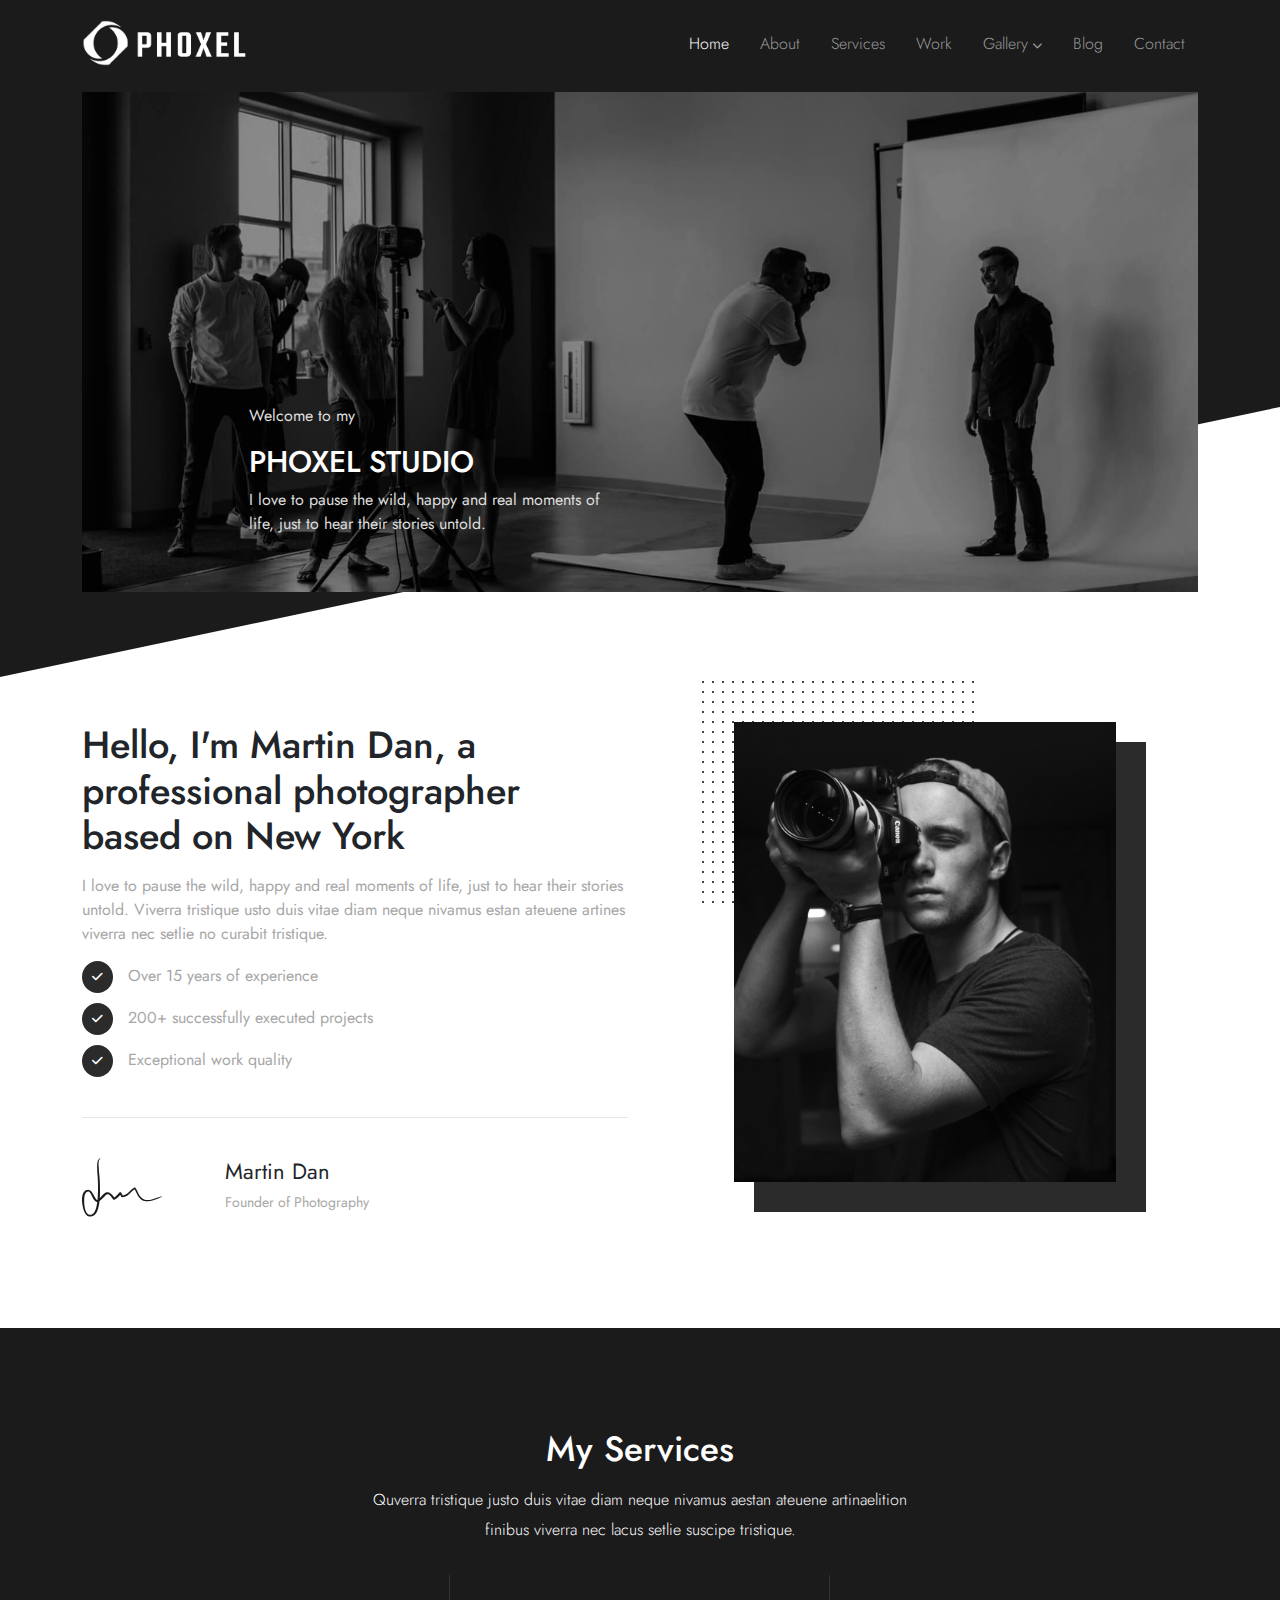
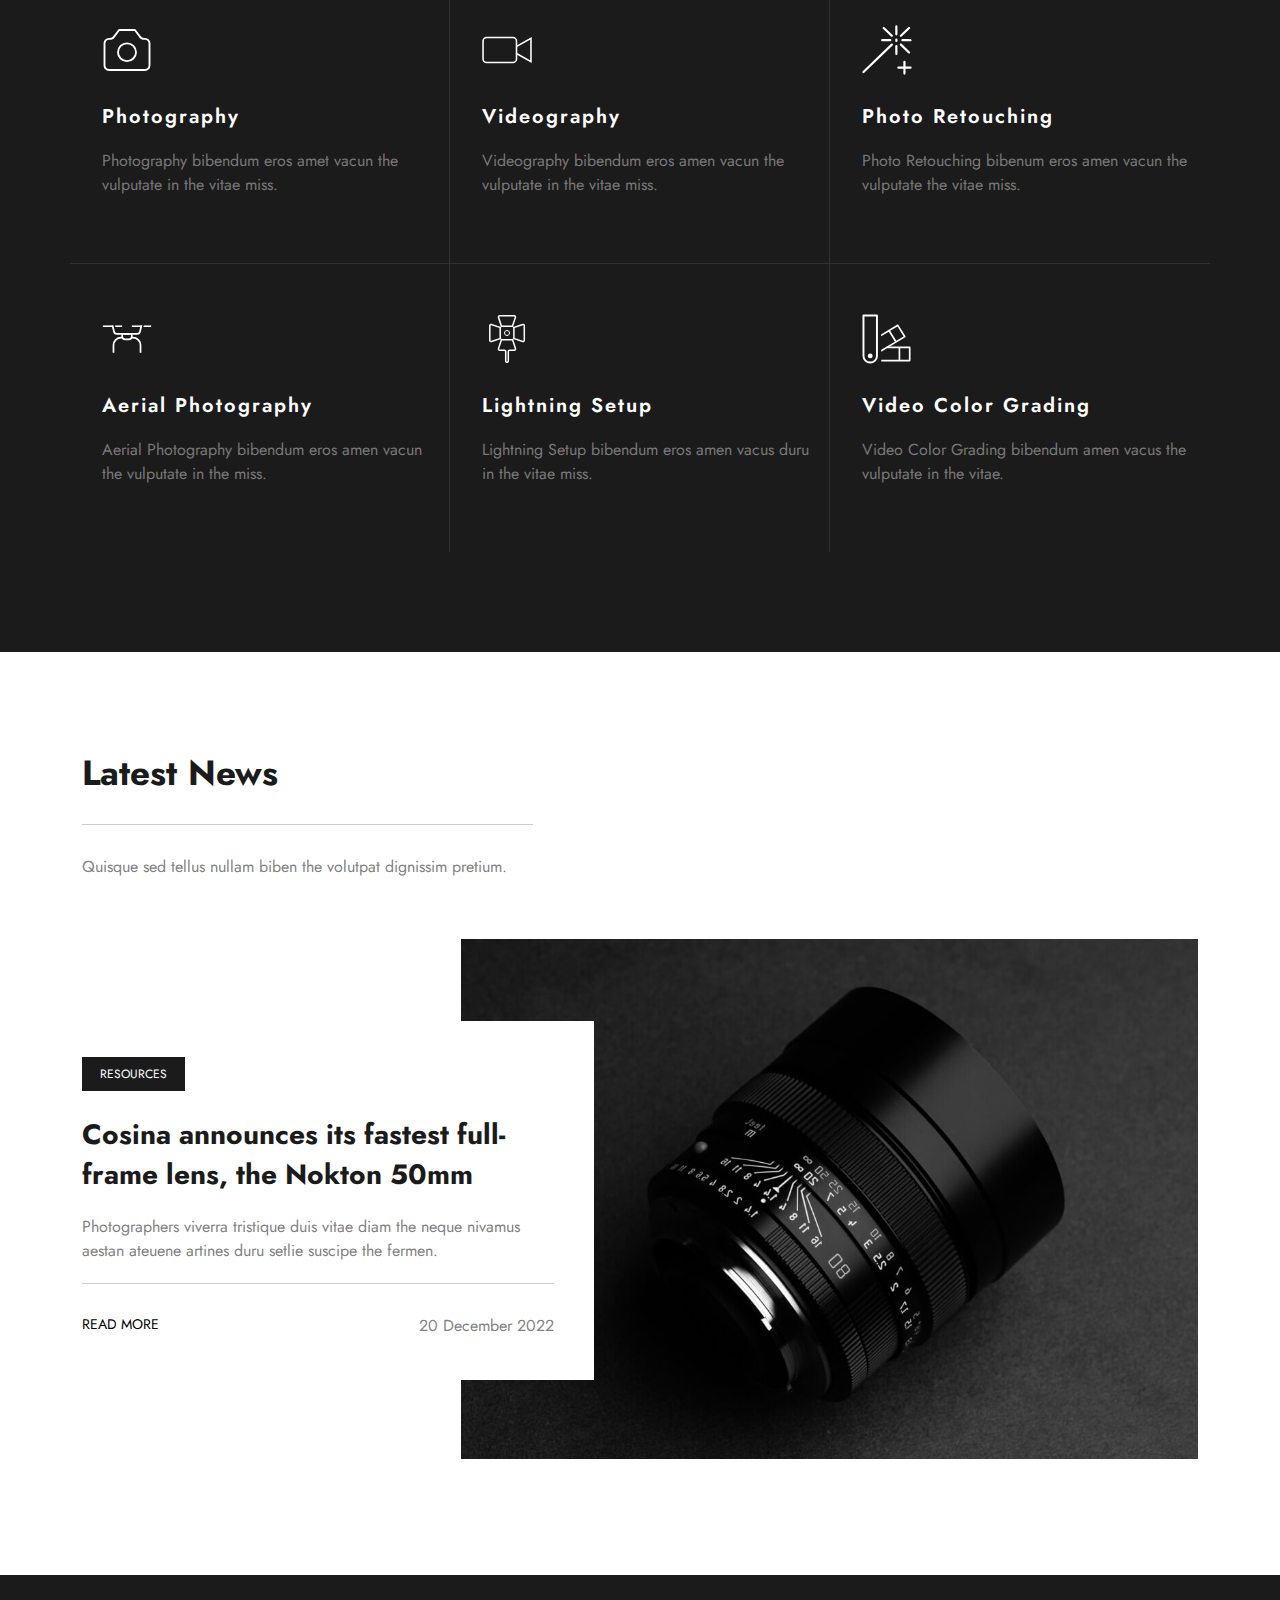
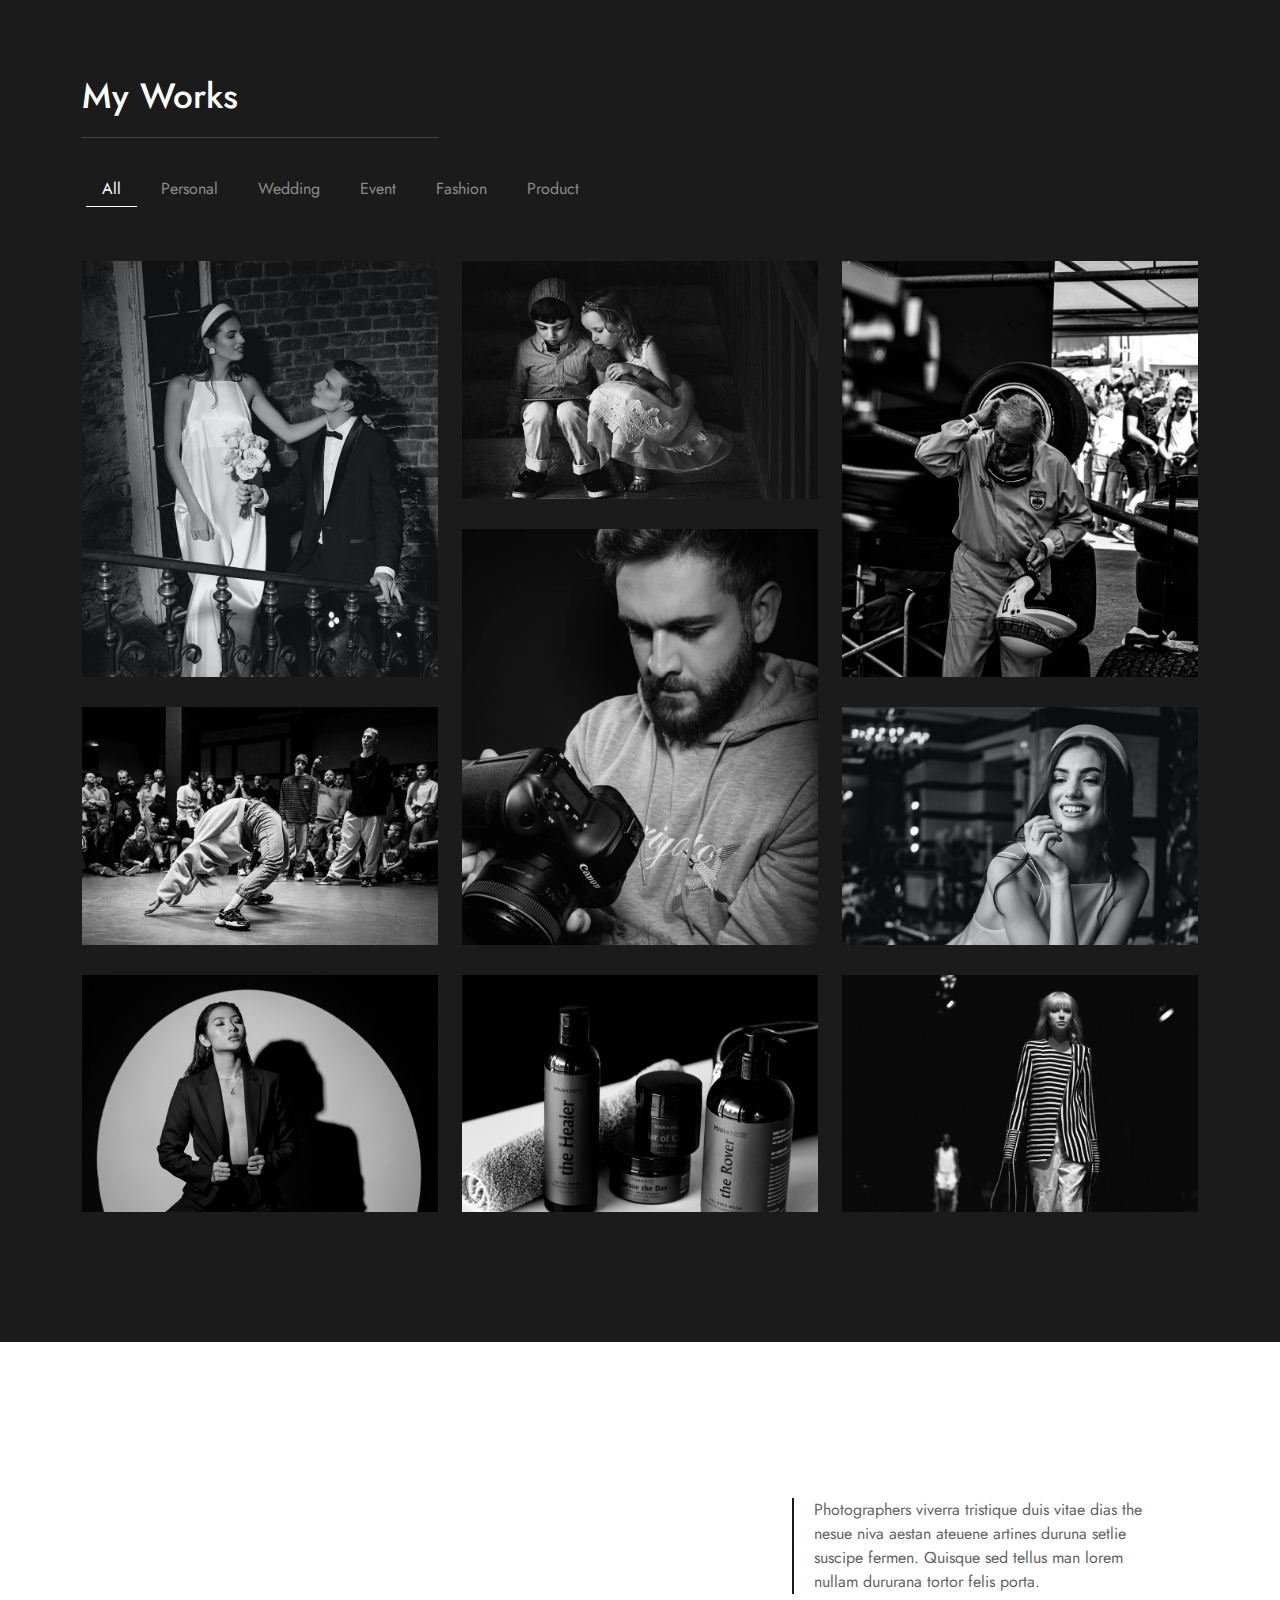
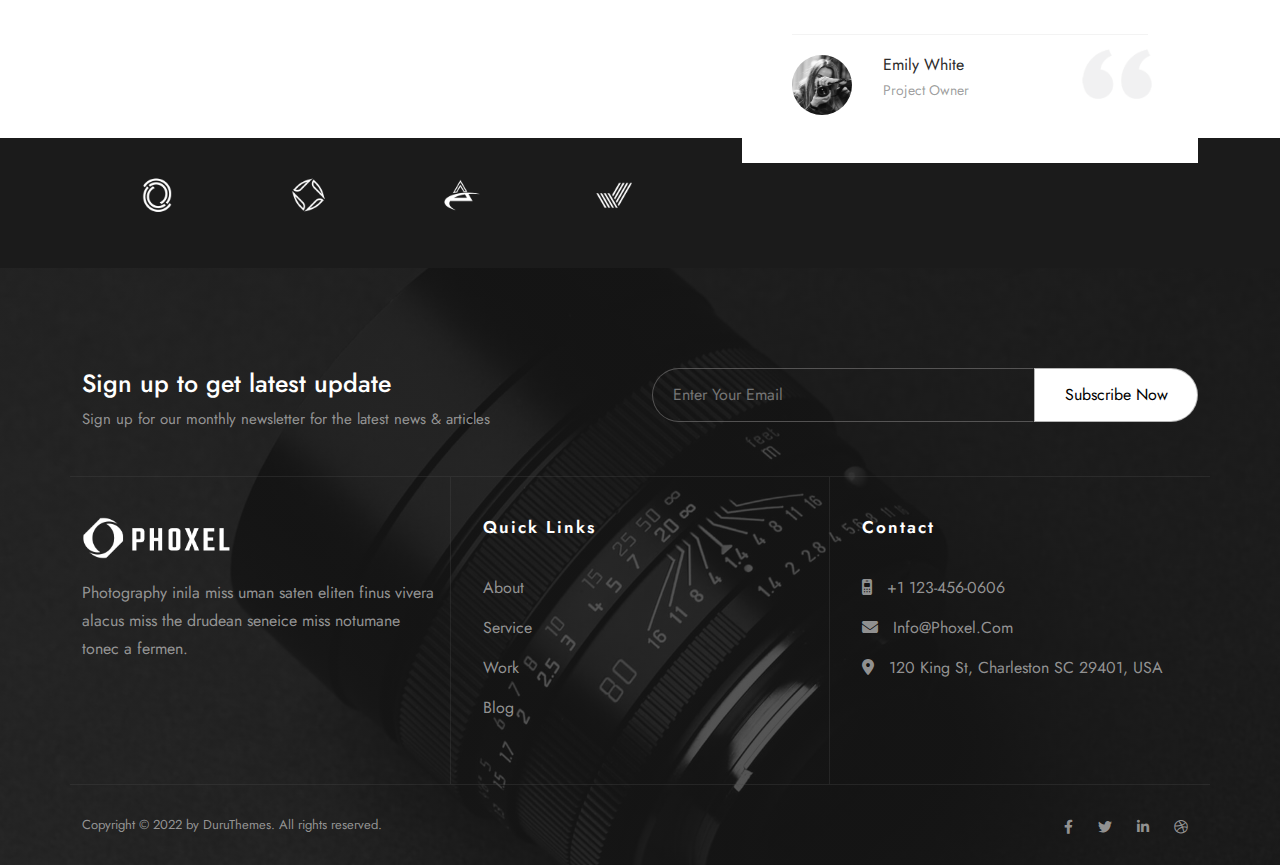
<file: index.html>
<!DOCTYPE html>
<html lang="en-us">
<head>

    <!------Meta Area------>
    <meta charset="UTF-8"/>
    <meta name="viewport" content="width=device-width, initial-scale=1.0"/>
    <meta http-equiv="X-UA-Compatible" content="IE=edge, chrome=1"/>
    <title>PHOXE</title>
    <meta name="keywords" content="SEO Tag"/>
    <meta name="description" content="Website Description"/>
    <meta name="Author" content="Freelancer Asad"/>

    <!------Stylesheet------>

    <!-----Google Fonts--->
    <link href="https://fonts.googleapis.com/css2?family=Jost:ital,wght@0,100;0,200;0,300;0,400;0,500;0,600;0,700;0,800;0,900;1,100;1,200;1,300;1,400;1,500;1,600;1,700;1,800;1,900&family=Poppins:ital,wght@0,100;0,200;0,300;0,400;0,500;0,600;0,700;0,800;0,900;1,100;1,200;1,300;1,400;1,500;1,600;1,700;1,800;1,900&display=swap" rel="stylesheet"/>
    <!---FontAwesome CSS--->
    <link href="css/all.min.css" rel="stylesheet" type="text/css"/>
    <!---Bootstrap CSS ----->
    <link href="css/bootstrap.min.css" rel="stylesheet" type="text/css"/>
    <!----Normalize CSS----->
    <link href="css/normalize.css" rel="stylesheet" type="text/css"/>
    <!----Custom CSS----->
    <link href="css/style.css" rel="stylesheet" type="text/css"/>
    <!----Responsive CSS----->
    <link href="css/responsive.css" rel="stylesheet" type="text/css"/>
    
    <!----Favicon--------->
    <link href="image//Home/favicon.png" rel="shortcut icon" type="image/x-icon"/>

    <!---Chrome Support----->
    <!--[if lt IE 9]><script src="//cdnjs.cloudflare.com/ajax/libs/html5shiv/r29/html5.min.js">
    </script><![endif]-->
</head>
<body>
    <!----Header Area Stard----->
    <header class="header-area">
        <!----Navigation Menu--->
        <nav class="navigation-bar">
            <div class="container">
                <div class="row">
                    <!----Logo---->
                    <div class="col-md-3 col-lg-2">
                        <div class="logo-area">
                            <img src="image/Home/logo.png"/>
                            <span><i class="fas fa-bars"></i></span>
                        </div>
                    </div>
                    <!----Manu--->
                    <div class="col-md-9 col-lg-10">
                        <div class="menu-area">
                            <ul class="main-menu">
                                <li><a  class="activec" href="index.html">home</a></li>
                                <li><a href="about.html">about</a></li>
                                <li><a href="services.html">services</a></li>
                                <li><a href="work.html">work</a></li>
                                <li><a href="#">gallery<i class="fa-solid fa-chevron-down"></i></a>
                                    <!----Sub Menu---->
                                    <ul class="sub-menu">
                                        <li><a href="#">gallery 01</a></li>
                                        <li><a href="#">gallery 02</a></li>
                                        <li><a href="#">gallery 03</a></li>
                                        <li><a href="#">gallery 04</a></li>
                                    </ul>
                                </li>
                                <li><a href="blog.html">blog</a></li>
                                <li><a href="contact.html">contact</a></li>
                            </ul>
                        </div>
                    </div>
                </div>
            </div>
        </nav>
    </header>
    <!----Header Area Ends----->
    <!----Slider Area Stard--->
    <section class="slider-area">
        <div class="container pabs">
            <div id="carouselExampleCaptions" class="carousel slide position-inherit" data-bs-ride="carousel">
                <div class="carousel-inner position-inherit">
                  <div class="carousel-item active position-inherit">
                    <img src="image/Home/1.jpg" class="d-block w-100" alt="...">
                    <div class="carousel-caption d-none d-md-block col-md-4 slider-content">
                        <p>Welcome to my</p>
                      <h5>Phoxel Studio</h5>
                      <p>I love to pause the wild, happy and real moments of life, just to hear their stories untold.</p>
                    </div>
                  </div>
                  <div class="carousel-item position-inherit">
                    <img src="image/Home/2.jpg" class="d-block w-100" alt="...">
                    <div class="carousel-caption d-none d-md-block col-md-4 slider-content">
                        <p>Welcome to my</p>
                      <h5>Phoxel Studio</h5>
                      <p>I love to pause the wild, happy and real moments of life, just to hear their stories untold.</p>
                    </div>
                  </div>
                  <div class="carousel-item position-inherit">
                    <img src="image/Home/1.jpg" class="d-block w-100" alt="...">
                    <div class="carousel-caption d-none d-md-block col-md-4 slider-content">
                        <p>Welcome to my</p>
                      <h5>Phoxel Studio</h5>
                      <p>I love to pause the wild, happy and real moments of life, just to hear their stories untold.</p>
                    </div>
                  </div>
                </div>
              </div>
        </div>
    </section>
     <!----Slider Area End--->
     <!----About Area Stard--->
    <section class="about-area">
        <div class="container">
            <div class="row">
                <div class="col-md-6">
                    <div class="about-content">
                        <h2>Hello, I'm Martin Dan, a professional photographer   based on New York
                        </h2>
                        <p>I love to pause the wild, happy and real moments of life, just to hear their stories untold. Viverra tristique usto duis vitae diam neque nivamus estan ateuene artines viverra nec setlie no curabit tristique.</p>
                        <div class="about-list">
                            <ul>
                                <li><i class="fa-solid fa-check"></i><span>Over 15 years of experience</span></li>
                                <li><i class="fa-solid fa-check"></i><span>200+ successfully executed projects</span></li>
                                <li><i class="fa-solid fa-check"></i><span>Exceptional work quality</span></li>
                            </ul>
                        </div>
                        <div class="about-bottom">
                            <div class="row">
                                <div class="col-md-3 about-width">
                                    <div class="about-left">
                                        <img src="image/Home/signature-dark.svg" alt="Mito"/>
                                    </div>
                                </div>
                                <div class="col-md-9 about-width">
                                    <div class="about-right">
                                        <h3>Martin Dan</h3>
                                        <p>Founder of Photography</p>
                                    </div>
                                </div>
                            </div>
                        </div>
                    </div>
                </div>
                <div class="col-md-6">
                    <div class="about-right-imgge">
                        <img src="image/Home/about.jpg"/>
                    </div>
                </div>
            </div>
        </div>
    </section>
     <!----About Area End--->
    <!-----Services Area Stards---->
    <section class="services-area">
        <div class="container">
            <div class="row">
                <div class="section-tile">
                    <h2>My Services</h2>
                </div>
                <div class="col-md-3"></div>
                <div class="col-md-6">
                    <div class="section-desc">
                        <p>Quverra tristique justo duis vitae diam neque nivamus aestan ateuene artinaelition finibus viverra nec lacus setlie suscipe tristique.</p>
                    </div>
                </div>
                <div class="col-md-3"></div>
            </div>
            <div class="row">
                <div class="col-lg-4 col-md-6 border-one">
                    <div class="services-single-box">
                        <div class="services-icon">
                            <img src="image/Home/icon-1.svg"/>
                        </div>
                        <div class="services-title">
                            <h2>Photography</h2>
                        </div>
                        <div class="services-desc">
                            <p>Photography bibendum eros amet vacun the vulputate in the vitae miss.</p>
                        </div>
                    </div>
                </div>
                <div class="col-lg-4 col-md-6 border-two">
                    <div class="services-single-box">
                        <div class="services-icon">
                            <img src="image/Home/icon-2.svg"/>
                        </div>
                        <div class="services-title">
                            <h2>Videography</h2>
                        </div>
                        <div class="services-desc">
                            <p>Videography bibendum eros amen vacun the vulputate in the vitae miss.</p>
                        </div>
                    </div>
                </div>
                <div class="col-lg-4 col-md-6 border-three">
                    <div class="services-single-box">
                        <div class="services-icon">
                            <img src="image/Home/icon-3.svg"/>
                        </div>
                        <div class="services-title">
                            <h2>Photo Retouching</h2>
                        </div>
                        <div class="services-desc">
                            <p>Photo Retouching bibenum eros amen vacun the vulputate the vitae miss.</p>
                        </div>
                    </div>
                </div>
                <div class="col-lg-4 col-md-6 border-four">
                    <div class="services-single-box">
                        <div class="services-icon">
                            <img src="image/Home/icon-4.svg"/>
                        </div>
                        <div class="services-title">
                            <h2>Aerial Photography</h2>
                        </div>
                        <div class="services-desc">
                            <p>Aerial Photography bibendum eros amen vacun the vulputate in the miss.</p>
                        </div>
                    </div>
                </div>
                <div class="col-lg-4 col-md-6 border-five">
                    <div class="services-single-box">
                        <div class="services-icon">
                            <img src="image/Home/icon-5.svg"/>
                        </div>
                        <div class="services-title">
                            <h2>Lightning Setup </h2>
                        </div>
                        <div class="services-desc">
                            <p>Lightning Setup bibendum eros amen vacus duru in the vitae miss.</p>
                        </div>
                    </div>
                </div>
                <div class="col-lg-4 col-md-6">
                    <div class="services-single-box">
                        <div class="services-icon">
                            <img src="image/Home/icon-6.svg"/>
                        </div>
                        <div class="services-title">
                            <h2>Video Color Grading</h2>
                        </div>
                        <div class="services-desc">
                            <p>Video Color Grading bibendum amen vacus the vulputate in the vitae.</p>
                        </div>
                    </div>
                </div>
            </div>
        </div>
    </section>
    <!-----Services Area Ends---->
    <!-----News Area Stard------>
    <section class="news-area">
        <div class="container">
            <div class="row">
                <div class="col-md-5">
                    <div class="news-title-area">
                        <div class="news-title">
                            <h2>Latest News</h2>
                            <p>Quisque sed tellus nullam biben the volutpat dignissim pretium.</p>
                        </div>
                    </div>
                </div>
            </div>
            <div class="row">
                <div class="col-md-12">
                    <div class="news">
                        <figure class="news-img">
                            <img src="image/Home/4.jpeg"/>
                        </figure>
                        <div class="news-content">
                            <div class="news-btn">
                                <a href="#">Resources</a>
                            </div>
                            <div class="news-content-desc">
                                <h3><a href="#">Cosina announces its fastest full-frame lens, the Nokton 50mm</a></h3>
                                <p>Photographers viverra tristique duis vitae diam the neque nivamus aestan ateuene artines duru setlie suscipe the fermen.</p>
                            </div>
                            <div class="news-date">
                                <a href="#">Read More</a>
                                <div class="news-ahour">
                                    <span>20 December 2022</span>
                                </div>
                            </div>
                        </div>
                    </div>
                </div>
            </div>
        </div>
    </section>
    <!-----News Area Ends!------>
    <!-----Work Area Stards-->
    <section class="work-area">
        <div class="container">
            <div class="row">
                <div class="col-md-4">
                    <div class="work-title">
                        <h2>My Works</h2>
                    </div>
                </div>
            </div>
            <div class="row">
                <div class="work-tab">
                    <ul class="nav nav-pills mb-3 work-dimantion" id="pills-tab" role="tablist">
                        <li class="nav-item" role="presentation">
                          <button class="nav-link active" id="pills-home-tab" data-bs-toggle="pill" data-bs-target="#pills-home" type="button" role="tab" aria-controls="pills-home" aria-selected="true">All</button>
                        </li>
                        <li class="nav-item" role="presentation">
                          <button class="nav-link" id="pills-profile-tab" data-bs-toggle="pill" data-bs-target="#pills-profile" type="button" role="tab" aria-controls="pills-profile" aria-selected="false">Personal</button>
                        </li>
                        <li class="nav-item" role="presentation">
                          <button class="nav-link" id="pills-contact-tab" data-bs-toggle="pill" data-bs-target="#pills-contact" type="button" role="tab" aria-controls="pills-contact" aria-selected="false">Wedding</button>
                        </li>
                        <li class="nav-item" role="presentation">
                            <button class="nav-link" id="pills-contact-tab" data-bs-toggle="pill" data-bs-target="#pills-contacts" type="button" role="tab" aria-controls="pills-contact" aria-selected="false">Event</button>
                          </li>
                          <li class="nav-item" role="presentation">
                            <button class="nav-link" id="pills-contact-tab" data-bs-toggle="pill" data-bs-target="#pills-contacta" type="button" role="tab" aria-controls="pills-contact" aria-selected="false">Fashion</button>
                          </li>
                          <li class="nav-item" role="presentation">
                            <button class="nav-link" id="pills-contact-tab" data-bs-toggle="pill" data-bs-target="#pills-contactd" type="button" role="tab" aria-controls="pills-contact" aria-selected="false">Product</button>
                          </li>
                      </ul>
                      <div class="tab-content" id="pills-tabContent">
                        <div class="tab-pane fade show active" id="pills-home" role="tabpanel" aria-labelledby="pills-home-tab">
                            <div class="row">
                                <div class="col-md-4">
                                    <div class="work-single-box">
                                        <div class="work-sing-img">
                                            <img src="image/Home/w2.jpg"/>
                                        </div>
                                        <div class="work-single-content">
                                            <h6>Wedding</h6>
                                            <h4>Quisue sen duru martin</h4>
                                        </div>
                                    </div>
                                    <div class="work-single-box">
                                        <div class="work-sing-img">
                                            <img src="image/Home/e2.jpg"/>
                                        </div>
                                        <div class="work-single-content">
                                            <h6>Wedding</h6>
                                            <h4>Quisue sen duru martin</h4>
                                        </div>
                                    </div>
                                    <div class="work-single-box">
                                        <div class="work-sing-img">
                                            <img src="image/Home/f1.jpg"/>
                                        </div>
                                        <div class="work-single-content">
                                            <h6>Wedding</h6>
                                            <h4>Quisue sen duru martin</h4>
                                        </div>
                                    </div>
                                </div>
                                <div class="col-md-4">
                                    <div class="work-single-box">
                                        <div class="work-sing-img">
                                            <img src="image/Home/p1.jpg"/>
                                        </div>
                                        <div class="work-single-content">
                                            <h6>Wedding</h6>
                                            <h4>Quisue sen duru martin</h4>
                                        </div>
                                    </div>
                                    <div class="work-single-box">
                                        <div class="work-sing-img">
                                            <img src="image/Home/p2.jpg"/>
                                        </div>
                                        <div class="work-single-content">
                                            <h6>Wedding</h6>
                                            <h4>Quisue sen duru martin</h4>
                                        </div>
                                    </div>
                                    <div class="work-single-box">
                                        <div class="work-sing-img">
                                            <img src="image/Home/p3.jpg"/>
                                        </div>
                                        <div class="work-single-content">
                                            <h6>Wedding</h6>
                                            <h4>Quisue sen duru martin</h4>
                                        </div>
                                    </div>
                                </div>
                                <div class="col-md-4">
                                    <div class="work-single-box">
                                        <div class="work-sing-img">
                                            <img src="image/Home/e1.jpg"/>
                                        </div>
                                        <div class="work-single-content">
                                            <h6>Wedding</h6>
                                            <h4>Quisue sen duru martin</h4>
                                        </div>
                                    </div>
                                    <div class="work-single-box">
                                        <div class="work-sing-img">
                                            <img src="image/Home/w1.jpg"/>
                                        </div>
                                        <div class="work-single-content">
                                            <h6>Wedding</h6>
                                            <h4>Quisue sen duru martin</h4>
                                        </div>
                                    </div>
                                    <div class="work-single-box">
                                        <div class="work-sing-img">
                                            <img src="image/Home/f2.jpg"/>
                                        </div>
                                        <div class="work-single-content">
                                            <h6>Wedding</h6>
                                            <h4>Quisue sen duru martin</h4>
                                        </div>
                                    </div>
                                </div>
                            </div>
                        </div>
                        <div class="tab-pane fade" id="pills-profile" role="tabpanel" aria-labelledby="pills-profile-tab">
                            <div class="row">
                            <div class="col-md-4">
                                <div class="work-single-box">
                                    <div class="work-sing-img">
                                        <img src="image/Home/p1.jpg"/>
                                    </div>
                                    <div class="work-single-content">
                                        <h6>Wedding</h6>
                                        <h4>Quisue sen duru martin</h4>
                                    </div>
                                </div>
                            </div>
                            <div class="col-md-4">
                                <div class="work-single-box">
                                    <div class="work-sing-img">
                                        <img src="image/Home/p2.jpg"/>
                                    </div>
                                    <div class="work-single-content">
                                        <h6>Wedding</h6>
                                        <h4>Quisue sen duru martin</h4>
                                    </div>
                                </div>
                            </div>
                        </div>
                        </div>
                        <div class="tab-pane fade" id="pills-contact" role="tabpanel" aria-labelledby="pills-contact-tab">
                            <div class="row">
                                <div class="col-md-4">
                                    <div class="work-single-box">
                                        <div class="work-sing-img">
                                            <img src="image/Home/w2.jpg"/>
                                        </div>
                                        <div class="work-single-content">
                                            <h6>Wedding</h6>
                                            <h4>Quisue sen duru martin</h4>
                                        </div>
                                    </div>
                                </div>
                                <div class="col-md-4">
                                    <div class="work-single-box">
                                        <div class="work-sing-img">
                                            <img src="image/Home/w1.jpg"/>
                                        </div>
                                        <div class="work-single-content">
                                            <h6>Wedding</h6>
                                            <h4>Quisue sen duru martin</h4>
                                        </div>
                                    </div>
                                </div>
                            </div>
                        </div>
                        <div class="tab-pane fade" id="pills-contacts" role="tabpanel" aria-labelledby="pills-contact-tab">
                            <div class="row">
                                <div class="col-md-4">
                                    <div class="work-single-box">
                                        <div class="work-sing-img">
                                            <img src="image/Home/e1.jpg"/>
                                        </div>
                                        <div class="work-single-content">
                                            <h6>Wedding</h6>
                                            <h4>Quisue sen duru martin</h4>
                                        </div>
                                    </div>
                                </div>
                                <div class="col-md-4">
                                    <div class="work-single-box">
                                        <div class="work-sing-img">
                                            <img src="image/Home/e2.jpg"/>
                                        </div>
                                        <div class="work-single-content">
                                            <h6>Wedding</h6>
                                            <h4>Quisue sen duru martin</h4>
                                        </div>
                                    </div>
                                </div>
                            </div>
                        </div>
                        <div class="tab-pane fade" id="pills-contacta" role="tabpanel" aria-labelledby="pills-contact-tab">
                            <div class="row">
                                <div class="col-md-4">
                                    <div class="work-single-box">
                                        <div class="work-sing-img">
                                            <img src="image/Home/f1.jpg"/>
                                        </div>
                                        <div class="work-single-content">
                                            <h6>Wedding</h6>
                                            <h4>Quisue sen duru martin</h4>
                                        </div>
                                    </div>
                                </div>
                                <div class="col-md-4">
                                    <div class="work-single-box">
                                        <div class="work-sing-img">
                                            <img src="image/Home/f2.jpg"/>
                                        </div>
                                        <div class="work-single-content">
                                            <h6>Wedding</h6>
                                            <h4>Quisue sen duru martin</h4>
                                        </div>
                                    </div>
                                </div>
                            </div>
                        </div>
                        <div class="tab-pane fade" id="pills-contactd" role="tabpanel" aria-labelledby="pills-contact-tab">
                            <div class="row">
                                <div class="col-md-4">
                                    <div class="work-single-box">
                                        <div class="work-sing-img">
                                            <img src="image/Home/p3.jpg"/>
                                        </div>
                                        <div class="work-single-content">
                                            <h6>Wedding</h6>
                                            <h4>Quisue sen duru martin</h4>
                                        </div>
                                    </div>
                                </div>
                            </div>
                        </div>
                      </div>
                </div>
            </div>
        </div>
    </section>
    <!-----Work Area Ends!-->
    <!-----Photograpy Area Stard-->
    <section class="photograpy-area">
        <div class="container">
            <div class="row">
                <div class="col-lg-6">
                    <div class="photograpy-title">
                        <h3>Need help with professional photography? Let's work together!
                        </h3>
                        <a href="#">Contact Me</a>
                    </div>
                </div>
                <div class="col-lg-6">
                    <div class="photograpy-box">
                        <span><img src="image/Home/quot.png"/></span>
                        <div class="photograpy-desc">
                            <p>Photographers viverra tristique duis vitae dias the nesue niva aestan ateuene artines duruna setlie suscipe fermen. Quisque sed tellus man lorem nullam dururana tortor felis porta.</p>
                        </div>
                        <div class="photograpy-athour">
                            <div class="aoutor-img">
                                <img src="image/Home/team.jpg" alt="Team"/>
                            </div>
                            <div class="athour-degination">
                                <h4>Emily White</h4>
                                <h5>Project Owner</h5>
                            </div>
                        </div>
                    </div>
                </div>
            </div>
        </div>
    </section>
    <section class="company-logo-area">
        <div class="container">
            <div class="row">
                <div class="col-lg-7">
                    <div class="company-logo">
                        <ul>
                            <li><a href="#"><img src="image/Home/1.png"/></a></li>
                            <li><a href="#"><img src="image/Home/2.png"/></a></li>
                            <li><a href="#"><img src="image/Home/3.png"/></a></li>
                            <li><a href="#"><img src="image/Home/4.png"/></a></li>
                        </ul>
                    </div>
                </div>
            </div>
        </div>
    </section>
    <!-----Photograpy Area Ends!-->
    <!-----Footer Area Stard--->
    <footer class="footer-area">
        <div class="container">
            <div class="footer-top">
                <div class="row">
                    <div class="col-md-6">
                        <div class="footer-top-title">
                            <h3>Sign up to get latest update</h3>
                            <p>Sign up for our monthly newsletter for the latest news & articles</p>
                        </div>
                    </div>
                    <div class="col-md-6">
                        <div class="subscribe-area">
                            <input type="email" name="email" placeholder="Enter Your Email"/>
                            <input type="submit" name="submit" value="Subscribe Now"/>
                        </div>
                    </div>
                </div>
            </div>
            <div class="row footer-xdesign">
                <div class="col-md-4">
                    <div class="footer-box">
                        <div class="footer-logo">
                            <img src="image/Home/logo.png"/>
                        </div>
                        <div class="footer-desc">
                            <p>Photography inila miss uman saten eliten finus vivera alacus miss the drudean seneice miss notumane tonec a fermen.</p>
                        </div>
                    </div>
                </div>
                <div class="col-md-4 border-fiv">
                    <div class="footer-box f-padding">
                        <div class="footer-title">
                            <h3>Quick Links</h3>
                        </div>
                        <div class="footer-list">
                            <ul>
                                <li><a href="#">about</a></li>
                                <li><a href="#">service</a></li>
                                <li><a href="#">work</a></li>
                                <li><a href="#">blog</a></li>
                            </ul>
                        </div>
                    </div>
                </div>
                <div class="col-md-4">
                    <div class="footer-box f-padding">
                        <div class="footer-title">
                            <h3>Contact</h3>
                        </div>
                        <div class="footer-list">
                            <ul>
                                <li><a href="#"><i class="fa-solid fa-mobile-retro"></i>+1 123-456-0606</a></li>
                                <li><a href="#"><i class="fa-solid fa-envelope"></i>info@phoxel.com</a></li>
                                <li><a href="#"><i class="fa-solid fa-location-dot"></i>120 King St, Charleston SC 29401, USA</a></li>
                            </ul>
                        </div>
                    </div>
                </div>
            </div>
            <div class="copyright-text">
                <div class="row">
                    <div class="col-md-6">
                        <div class="copyright-area">
                            <p>Copyright &copy; 2022 by DuruThemes. All rights reserved.</p>
                        </div>
                    </div>
                    <div class="col-md-6">
                        <div class="footer-icon">
                            <ul>
                                <li><a href="#"><i class="fa-brands fa-facebook-f"></i></a></li>
                                <li><a href="#"><i class="fa-brands fa-twitter"></i></a></li>
                                <li><a href="#"><i class="fa-brands fa-linkedin-in"></i></a></li>
                                <li><a href="#"><i class="fa-brands fa-dribbble"></i></a></li>
                            </ul>
                        </div>
                    </div>
                </div>
            </div>
        </div>
    </footer>
    <!-----Footer Area End--->
    <!--- Modernizr Js--->
    <script src="js/modernizr-custom.js" type="text/javascript"></script>
    <!-----Jquery--->
    <script src="js/jquery-3.6.0.min.js" type="text/javascript"></script>
    <!--Bootstrap Popper----->
    <script src="js/popper.min.js" type="text/javascript"></script>
    <!----Bootstrap Min Js---->
    <script src="js/bootstrap.min.js" type="text/javascript"></script>
    <!----Custom Js----->
    <script src="js/custom.js" type="text/javascript"></script>
</body>
</html>
</file>
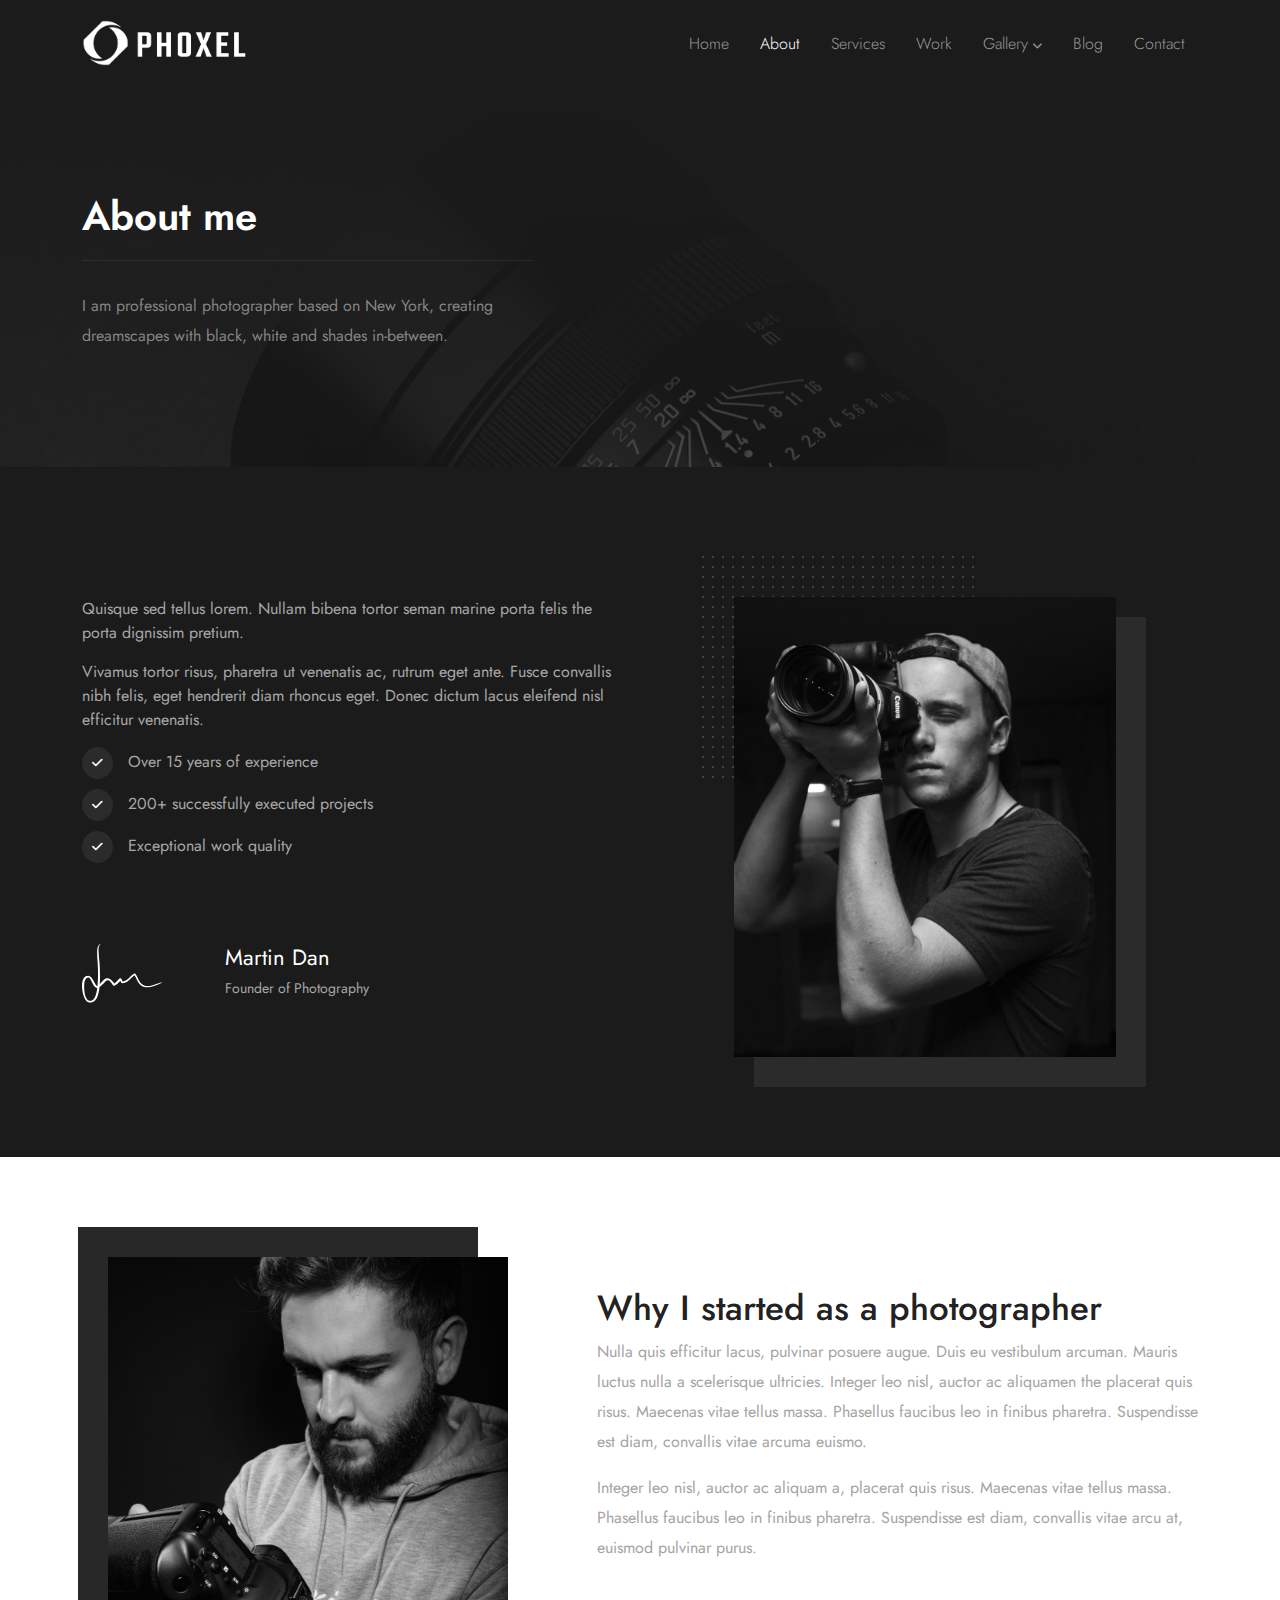
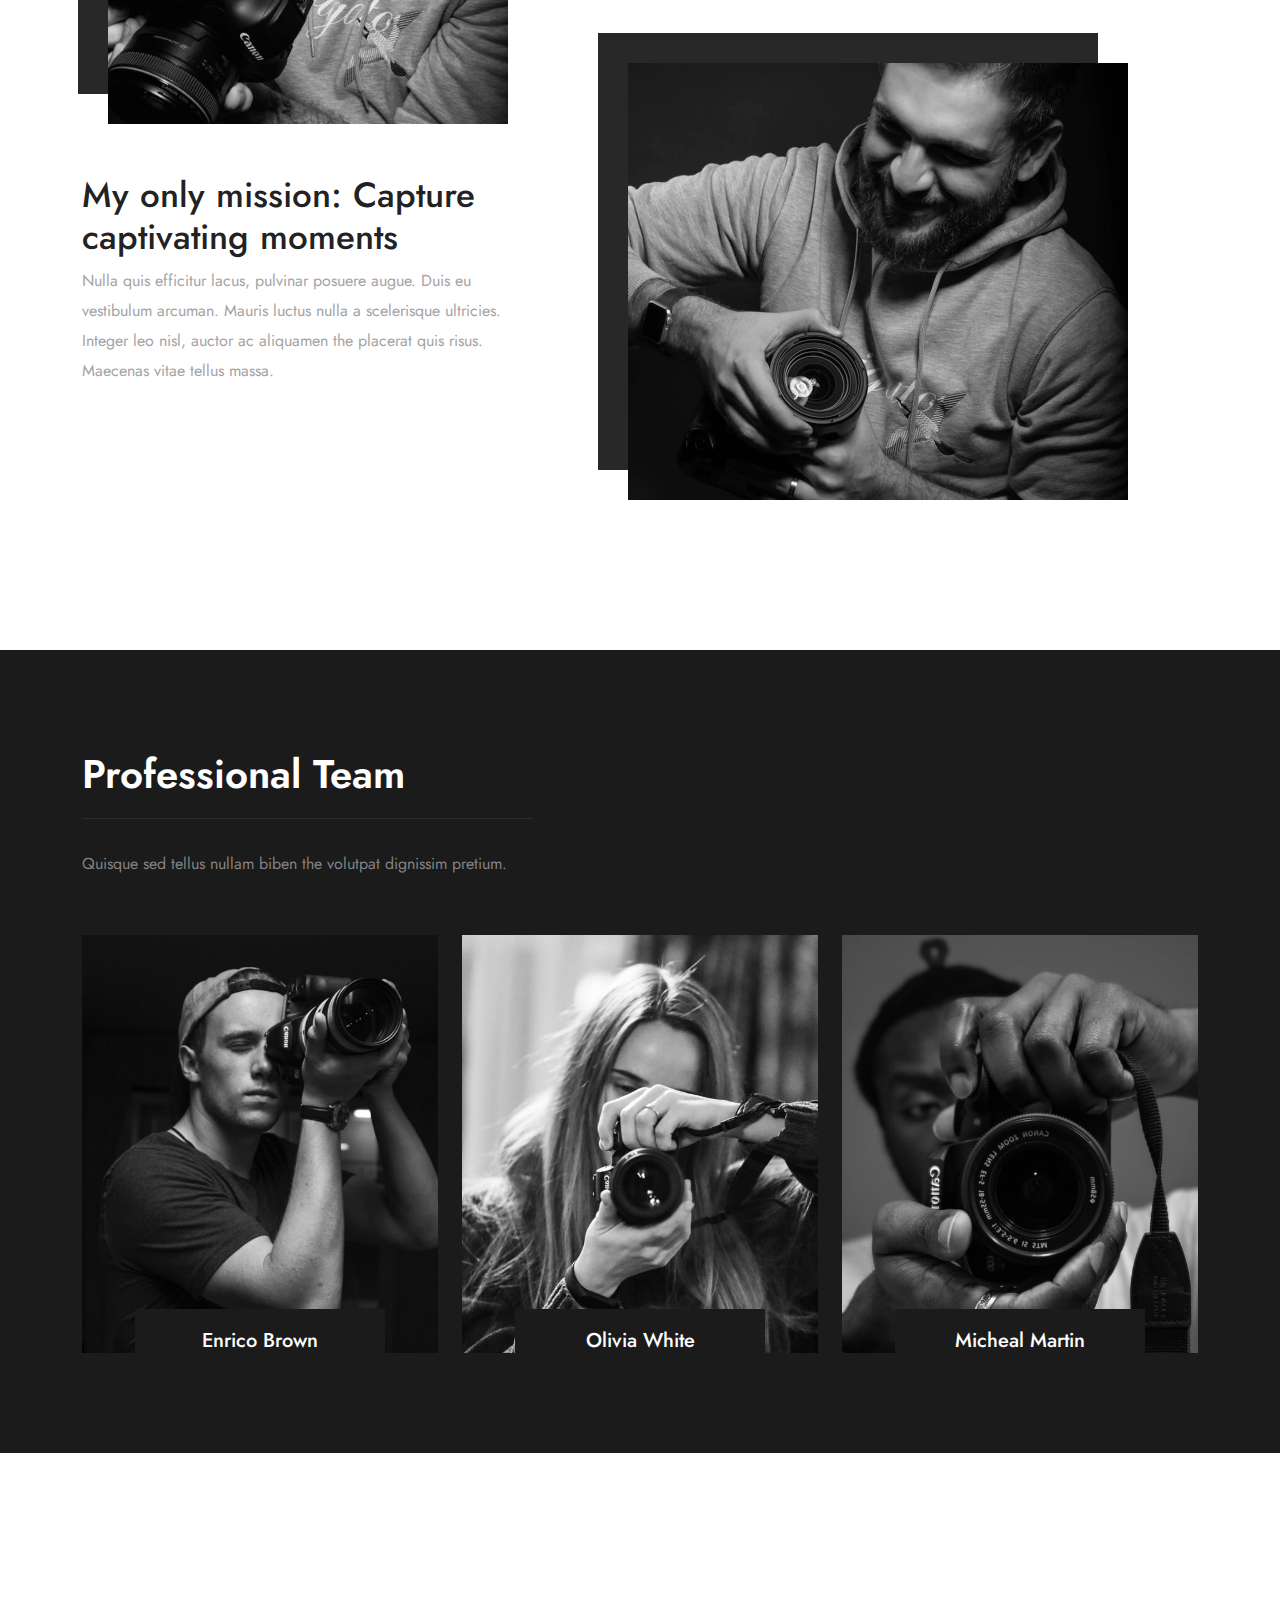
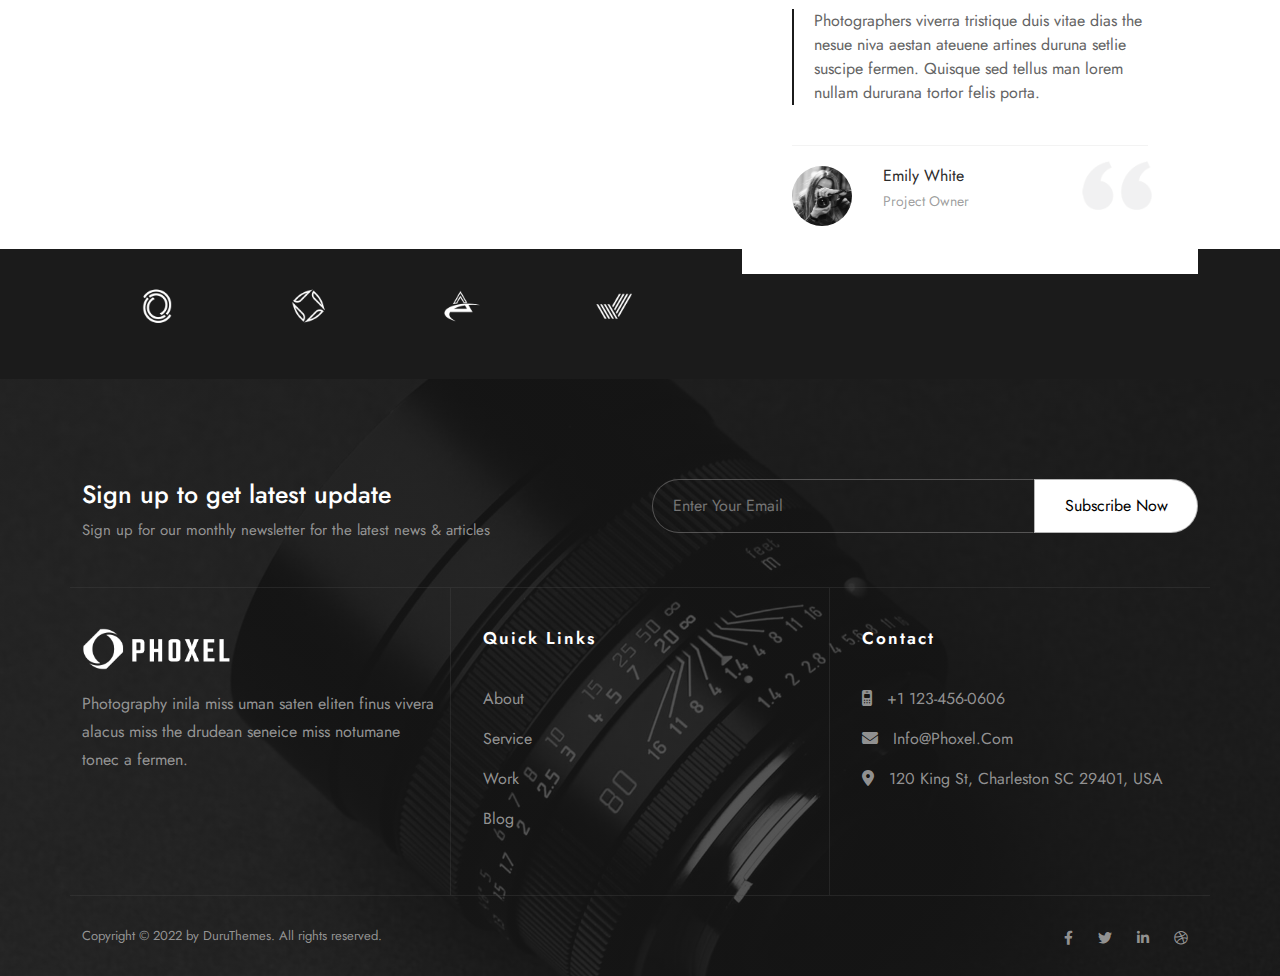
<file: about.html>
<!DOCTYPE html>
<html lang="en-us">
<head>

    <!------Meta Area------>
    <meta charset="UTF-8"/>
    <meta name="viewport" content="width=device-width, initial-scale=1.0"/>
    <meta http-equiv="X-UA-Compatible" content="IE=edge, chrome=1"/>
    <title>PHOXE</title>
    <meta name="keywords" content="SEO Tag"/>
    <meta name="description" content="Website Description"/>
    <meta name="Author" content="Freelancer Asad"/>

    <!------Stylesheet------>

    <!-----Google Fonts--->
    <link href="https://fonts.googleapis.com/css2?family=Jost:ital,wght@0,100;0,200;0,300;0,400;0,500;0,600;0,700;0,800;0,900;1,100;1,200;1,300;1,400;1,500;1,600;1,700;1,800;1,900&family=Poppins:ital,wght@0,100;0,200;0,300;0,400;0,500;0,600;0,700;0,800;0,900;1,100;1,200;1,300;1,400;1,500;1,600;1,700;1,800;1,900&display=swap" rel="stylesheet"/>
    <!---FontAwesome CSS--->
    <link href="css/all.min.css" rel="stylesheet" type="text/css"/>
    <!---Bootstrap CSS ----->
    <link href="css/bootstrap.min.css" rel="stylesheet" type="text/css"/>
    <!----Normalize CSS----->
    <link href="css/normalize.css" rel="stylesheet" type="text/css"/>
    <!----Custom CSS----->
    <link href="css/style.css" rel="stylesheet" type="text/css"/>
    <!----Responsive CSS----->
    <link href="css/responsive.css" rel="stylesheet" type="text/css"/>
    
    <!----Favicon--------->
    <link href="image//Home/favicon.png" rel="shortcut icon" type="image/x-icon"/>

    <!---Chrome Support----->
    <!--[if lt IE 9]><script src="//cdnjs.cloudflare.com/ajax/libs/html5shiv/r29/html5.min.js">
    </script><![endif]-->
</head>
<body>
    <!----Header Area Stard----->
    <header class="header-area">
        <!----Navigation Menu--->
        <nav class="navigation-bar">
            <div class="container">
                <div class="row">
                    <!----Logo---->
                    <div class="col-md-3 col-lg-2">
                        <div class="logo-area">
                            <img src="image/Home/logo.png"/>
                            <span><i class="fas fa-bars"></i></span>
                        </div>
                    </div>
                    <!----Manu--->
                    <div class="col-md-9 col-lg-10">
                        <div class="menu-area">
                            <ul class="main-menu">
                                <li><a href="index.html">home</a></li>
                                <li><a  class="activec" href="about.html">about</a></li>
                                <li><a href="services.html">services</a></li>
                                <li><a href="work.html">work</a></li>
                                <li><a href="#">gallery<i class="fa-solid fa-chevron-down"></i></a>
                                    <!----Sub Menu---->
                                    <ul class="sub-menu">
                                        <li><a href="#">gallery 01</a></li>
                                        <li><a href="#">gallery 02</a></li>
                                        <li><a href="#">gallery 03</a></li>
                                        <li><a href="#">gallery 04</a></li>
                                    </ul>
                                </li>
                                <li><a href="blog.html">blog</a></li>
                                <li><a href="contact.html">contact</a></li>
                            </ul>
                        </div>
                    </div>
                </div>
            </div>
        </nav>
    </header>
    <!----Header Area Ends----->
    <!-----About Slider Area Stard---->
    <section class="about-slider">
        <div class="container">
            <div class="row">
                <div class="col-md-5">
                    <div class="slider-title">
                        <h2>About me</h2>
                        <p>I am professional photographer based on New York, creating dreamscapes with black, white and shades in-between.</p>
                    </div>
                </div>
            </div>
        </div>
    </section>
    <!-----About Slider Area End---->
    <!----About Area Stard--->
    <section class="about-area about-litterl">
        <div class="container">
            <div class="row">
                <div class="col-md-6">
                    <div class="about-content">
                        <p>Quisque sed tellus lorem. Nullam bibena tortor seman marine porta felis the porta dignissim pretium.
                        </p>
                        <p>Vivamus tortor risus, pharetra ut venenatis ac, rutrum eget ante. Fusce convallis nibh felis, eget hendrerit diam rhoncus eget. Donec dictum lacus eleifend nisl efficitur venenatis.</p>
                        <div class="about-list">
                            <ul>
                                <li><i class="fa-solid fa-check"></i><span>Over 15 years of experience</span></li>
                                <li><i class="fa-solid fa-check"></i><span>200+ successfully executed projects</span></li>
                                <li><i class="fa-solid fa-check"></i><span>Exceptional work quality</span></li>
                            </ul>
                        </div>
                        <div class="about-bottom">
                            <div class="row">
                                <div class="col-md-3 about-width">
                                    <div class="about-left">
                                        <img src="image/AboutUs/signature.svg" alt="Mito"/>
                                    </div>
                                </div>
                                <div class="col-md-9 about-width">
                                    <div class="about-right about-litters">
                                        <h3>Martin Dan</h3>
                                        <p>Founder of Photography</p>
                                    </div>
                                </div>
                            </div>
                        </div>
                    </div>
                </div>
                <div class="col-md-6">
                    <div class="about-right-imgge">
                        <img src="image/Home/about.jpg"/>
                    </div>
                </div>
            </div>
        </div>
    </section>
     <!----About Area End--->
     <!----About Work Stard---->
     <section class="about-work-area">
        <div class="container">
            <div class="row">
                <div class="col-md-5">
                    <div class="about-work">
                        <div class="about-work-img">
                            <img src="image/AboutUs/about2.jpg" alt="About"/>
                        </div>
                        <div class="about-work-title">
                            <h2>My only mission: Capture captivating moments</h2>
                            <p>Nulla quis efficitur lacus, pulvinar posuere augue. Duis eu vestibulum arcuman. Mauris luctus nulla a scelerisque ultricies. Integer leo nisl, auctor ac aliquamen the placerat quis risus. Maecenas vitae tellus massa.</p>
                        </div>
                    </div>
                </div>
                <div class="col-md-7">
                    <div class="about-work">
                        <div class="about-work-title about-styles">
                            <h2>Why I started as a photographer</h2>
                            <p>Nulla quis efficitur lacus, pulvinar posuere augue. Duis eu vestibulum arcuman. Mauris luctus nulla a scelerisque ultricies. Integer leo nisl, auctor ac aliquamen the placerat quis risus. Maecenas vitae tellus massa. Phasellus faucibus leo in finibus pharetra. Suspendisse est diam, convallis vitae arcuma euismo.</p>
                            <p>Integer leo nisl, auctor ac aliquam a, placerat quis risus. Maecenas vitae tellus massa. Phasellus faucibus leo in finibus pharetra. Suspendisse est diam, convallis vitae arcu at, euismod pulvinar purus.</p>
                        </div>
                        <div class="about-work-img about-work-left">
                            <img src="image/AboutUs/about3.jpg" alt="About"/>
                        </div>
                    </div>
                </div>
            </div>
        </div>
     </section>
     <!----About Work End---->
     <!------Professional Team Area-->
     <section class="professional-team-area">
        <div class="container">
            <div class="row">
                <div class="col-md-5">
                    <div class="slider-title professional-teams">
                        <h2>Professional Team</h2>
                        <p>Quisque sed tellus nullam biben the volutpat dignissim pretium.</p>
                    </div>
                </div>
            </div>
            <div class="row">
                <div class="col-md-4">
                    <div class="professional-team">
                        <div class="professional-img">
                            <img src="image/AboutUs/3.jpg" alt="Professional"/>
                        </div>
                        <div class="professional-title text-center">
                            <h4>Enrico Brown</h4>
                            <p>I'm a professional product photographer in New York, NY. Quisque sed tellus nullam biben the volutan vetium. </p>
                        </div>
                        <div class="professional-desc text-center">
                            <h5>Enrico Brown</h5>
                        </div>
                    </div>
                </div>
                <div class="col-md-4">
                    <div class="professional-team">
                        <div class="professional-img">
                            <img src="image/AboutUs/2.jpg" alt="Professional"/>
                        </div>
                        <div class="professional-title text-center">
                            <h4>Olivia White</h4>
                            <p>I'm a professional fashion photographer in Bern, Switzerland. Quisque sed tellus nullam biben the volutan vetium.</p>
                        </div>
                        <div class="professional-desc text-center">
                            <h5>Olivia White</h5>
                        </div>
                    </div>
                </div>
                <div class="col-md-4">
                    <div class="professional-team">
                        <div class="professional-img">
                            <img src="image/AboutUs/1.jpg" alt="Professional"/>
                        </div>
                        <div class="professional-title text-center">
                            <h4>Micheal Martin</h4>
                            <p>I'm a professional bride photographer in London, UK. Quisque sed tellus nullam biben the volutan vetium. </p>
                        </div>
                        <div class="professional-desc text-center">
                            <h5>Micheal Martin </h5>
                        </div>
                    </div>
                </div>
            </div>
        </div>
     </section>
     <!------Professional Team End-->
    <!-----Photograpy Area Stard-->
    <section class="photograpy-area">
        <div class="container">
            <div class="row">
                <div class="col-lg-6">
                    <div class="photograpy-title">
                        <h3>Need help with professional photography? Let's work together!
                        </h3>
                        <a href="#">Contact Me</a>
                    </div>
                </div>
                <div class="col-lg-6">
                    <div class="photograpy-box">
                        <span><img src="image/Home/quot.png"/></span>
                        <div class="photograpy-desc">
                            <p>Photographers viverra tristique duis vitae dias the nesue niva aestan ateuene artines duruna setlie suscipe fermen. Quisque sed tellus man lorem nullam dururana tortor felis porta.</p>
                        </div>
                        <div class="photograpy-athour">
                            <div class="aoutor-img">
                                <img src="image/Home/team.jpg" alt="Team"/>
                            </div>
                            <div class="athour-degination">
                                <h4>Emily White</h4>
                                <h5>Project Owner</h5>
                            </div>
                        </div>
                    </div>
                </div>
            </div>
        </div>
    </section>
    <section class="company-logo-area">
        <div class="container">
            <div class="row">
                <div class="col-lg-7">
                    <div class="company-logo">
                        <ul>
                            <li><a href="#"><img src="image/Home/1.png"/></a></li>
                            <li><a href="#"><img src="image/Home/2.png"/></a></li>
                            <li><a href="#"><img src="image/Home/3.png"/></a></li>
                            <li><a href="#"><img src="image/Home/4.png"/></a></li>
                        </ul>
                    </div>
                </div>
            </div>
        </div>
    </section>
    <!-----Photograpy Area Ends!-->
    <!-----Footer Area Stard--->
    <footer class="footer-area">
        <div class="container">
            <div class="footer-top">
                <div class="row">
                    <div class="col-md-6">
                        <div class="footer-top-title">
                            <h3>Sign up to get latest update</h3>
                            <p>Sign up for our monthly newsletter for the latest news & articles</p>
                        </div>
                    </div>
                    <div class="col-md-6">
                        <div class="subscribe-area">
                            <input type="email" name="email" placeholder="Enter Your Email"/>
                            <input type="submit" name="submit" value="Subscribe Now"/>
                        </div>
                    </div>
                </div>
            </div>
            <div class="row footer-xdesign">
                <div class="col-md-4">
                    <div class="footer-box">
                        <div class="footer-logo">
                            <img src="image/Home/logo.png"/>
                        </div>
                        <div class="footer-desc">
                            <p>Photography inila miss uman saten eliten finus vivera alacus miss the drudean seneice miss notumane tonec a fermen.</p>
                        </div>
                    </div>
                </div>
                <div class="col-md-4 border-fiv">
                    <div class="footer-box f-padding">
                        <div class="footer-title">
                            <h3>Quick Links</h3>
                        </div>
                        <div class="footer-list">
                            <ul>
                                <li><a href="#">about</a></li>
                                <li><a href="#">service</a></li>
                                <li><a href="#">work</a></li>
                                <li><a href="#">blog</a></li>
                            </ul>
                        </div>
                    </div>
                </div>
                <div class="col-md-4">
                    <div class="footer-box f-padding">
                        <div class="footer-title">
                            <h3>Contact</h3>
                        </div>
                        <div class="footer-list">
                            <ul>
                                <li><a href="#"><i class="fa-solid fa-mobile-retro"></i>+1 123-456-0606</a></li>
                                <li><a href="#"><i class="fa-solid fa-envelope"></i>info@phoxel.com</a></li>
                                <li><a href="#"><i class="fa-solid fa-location-dot"></i>120 King St, Charleston SC 29401, USA</a></li>
                            </ul>
                        </div>
                    </div>
                </div>
            </div>
            <div class="copyright-text">
                <div class="row">
                    <div class="col-md-6">
                        <div class="copyright-area">
                            <p>Copyright &copy; 2022 by DuruThemes. All rights reserved.</p>
                        </div>
                    </div>
                    <div class="col-md-6">
                        <div class="footer-icon">
                            <ul>
                                <li><a href="#"><i class="fa-brands fa-facebook-f"></i></a></li>
                                <li><a href="#"><i class="fa-brands fa-twitter"></i></a></li>
                                <li><a href="#"><i class="fa-brands fa-linkedin-in"></i></a></li>
                                <li><a href="#"><i class="fa-brands fa-dribbble"></i></a></li>
                            </ul>
                        </div>
                    </div>
                </div>
            </div>
        </div>
    </footer>
    <!-----Footer Area End--->
    <!--- Modernizr Js--->
    <script src="js/modernizr-custom.js" type="text/javascript"></script>
    <!-----Jquery--->
    <script src="js/jquery-3.6.0.min.js" type="text/javascript"></script>
    <!--Bootstrap Popper----->
    <script src="js/popper.min.js" type="text/javascript"></script>
    <!----Bootstrap Min Js---->
    <script src="js/bootstrap.min.js" type="text/javascript"></script>
    <!----Custom Js----->
    <script src="js/custom.js" type="text/javascript"></script>
</body>
</html>
</file>
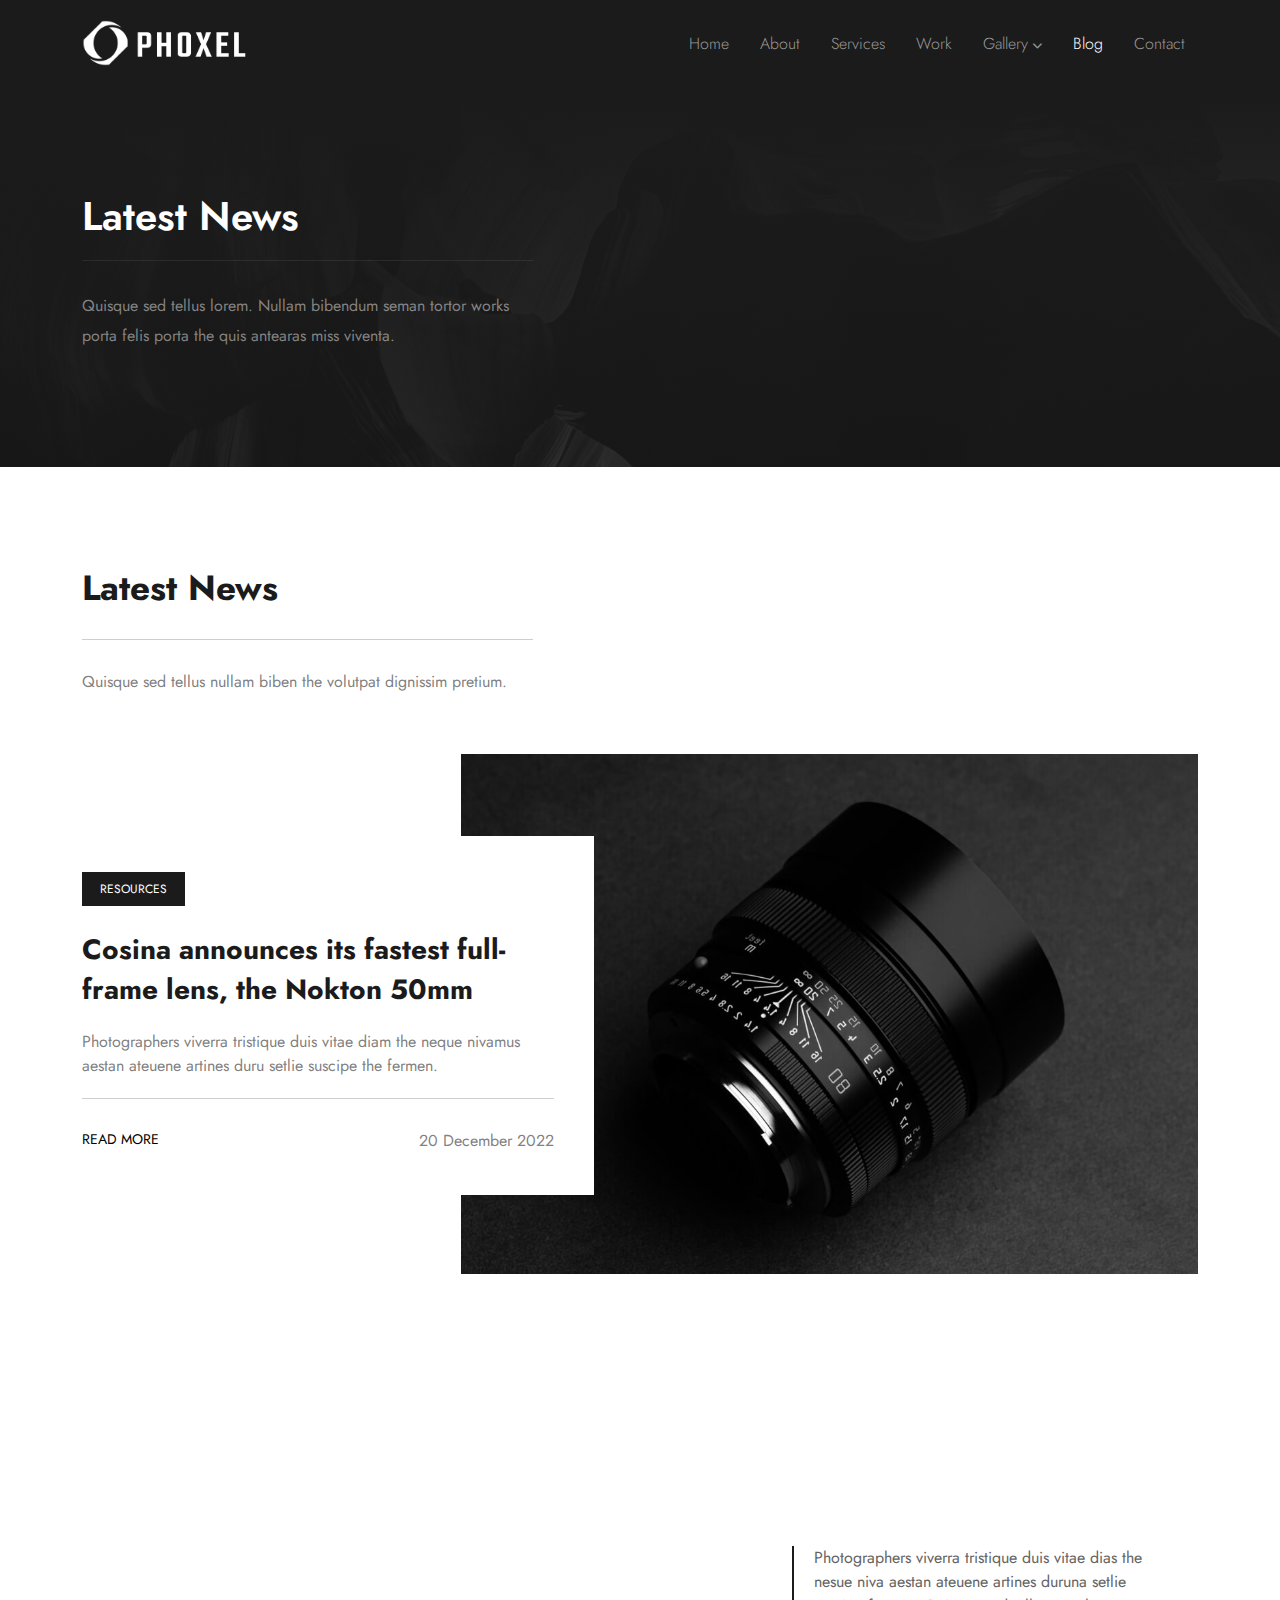
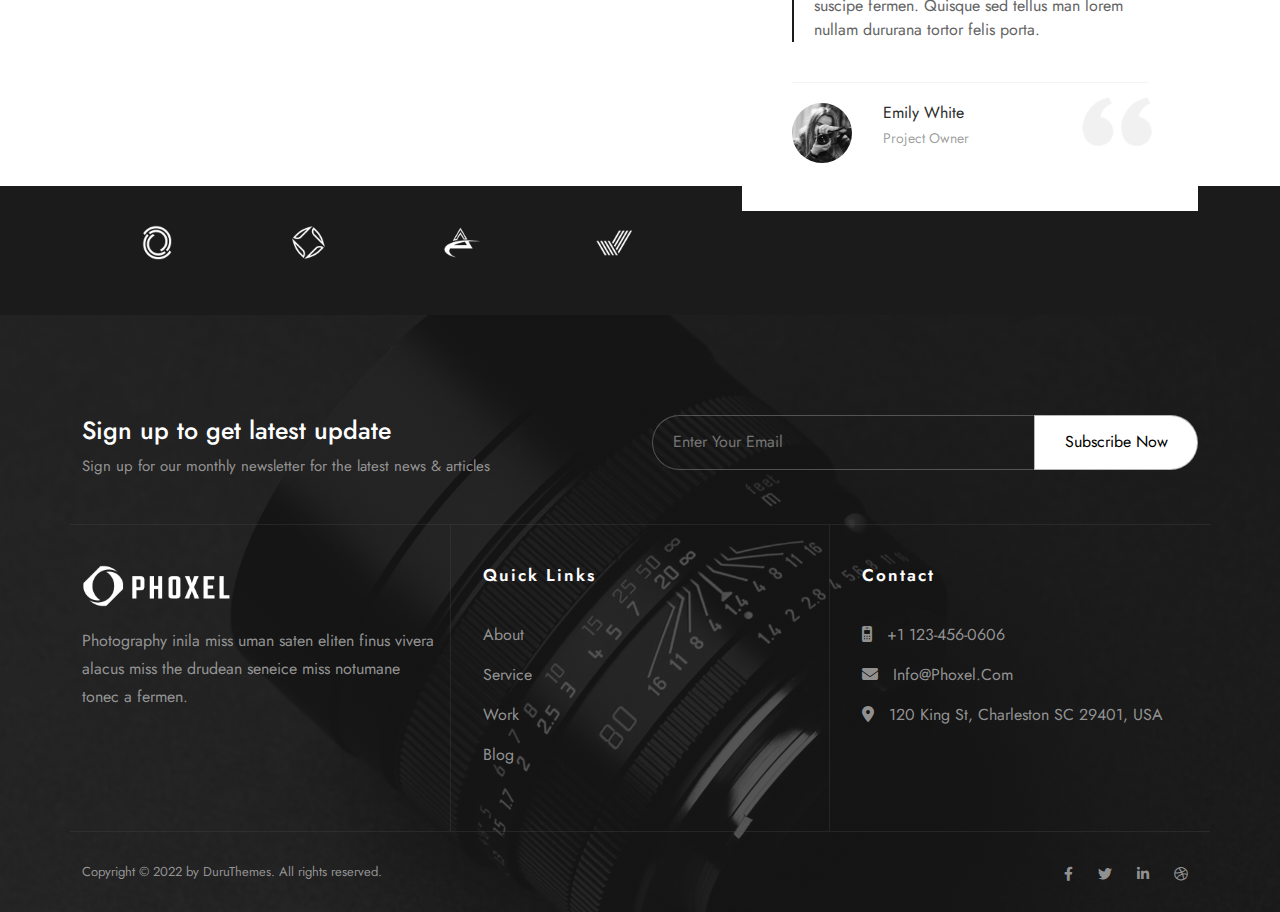
<file: blog.html>
<!DOCTYPE html>
<html lang="en-us">
<head>

    <!------Meta Area------>
    <meta charset="UTF-8"/>
    <meta name="viewport" content="width=device-width, initial-scale=1.0"/>
    <meta http-equiv="X-UA-Compatible" content="IE=edge, chrome=1"/>
    <title>PHOXE</title>
    <meta name="keywords" content="SEO Tag"/>
    <meta name="description" content="Website Description"/>
    <meta name="Author" content="Freelancer Asad"/>

    <!------Stylesheet------>

    <!-----Google Fonts--->
    <link href="https://fonts.googleapis.com/css2?family=Jost:ital,wght@0,100;0,200;0,300;0,400;0,500;0,600;0,700;0,800;0,900;1,100;1,200;1,300;1,400;1,500;1,600;1,700;1,800;1,900&family=Poppins:ital,wght@0,100;0,200;0,300;0,400;0,500;0,600;0,700;0,800;0,900;1,100;1,200;1,300;1,400;1,500;1,600;1,700;1,800;1,900&display=swap" rel="stylesheet"/>
    <!---FontAwesome CSS--->
    <link href="css/all.min.css" rel="stylesheet" type="text/css"/>
    <!---Bootstrap CSS ----->
    <link href="css/bootstrap.min.css" rel="stylesheet" type="text/css"/>
    <!----Normalize CSS----->
    <link href="css/normalize.css" rel="stylesheet" type="text/css"/>
    <!----Custom CSS----->
    <link href="css/style.css" rel="stylesheet" type="text/css"/>
    <!----Responsive CSS----->
    <link href="css/responsive.css" rel="stylesheet" type="text/css"/>
    
    <!----Favicon--------->
    <link href="image//Home/favicon.png" rel="shortcut icon" type="image/x-icon"/>

    <!---Chrome Support----->
    <!--[if lt IE 9]><script src="//cdnjs.cloudflare.com/ajax/libs/html5shiv/r29/html5.min.js">
    </script><![endif]-->
</head>
<body>
    <!----Header Area Stard----->
    <header class="header-area">
        <!----Navigation Menu--->
        <nav class="navigation-bar">
            <div class="container">
                <div class="row">
                    <!----Logo---->
                    <div class="col-md-3 col-lg-2">
                        <div class="logo-area">
                            <img src="image/Home/logo.png"/>
                            <span><i class="fas fa-bars"></i></span>
                        </div>
                    </div>
                    <!----Manu--->
                    <div class="col-md-9 col-lg-10">
                        <div class="menu-area">
                            <ul class="main-menu">
                                <li><a href="index.html">home</a></li>
                                <li><a href="about.html">about</a></li>
                                <li><a href="services.html">services</a></li>
                                <li><a href="work.html">work</a></li>
                                <li><a href="#">gallery<i class="fa-solid fa-chevron-down"></i></a>
                                    <!----Sub Menu---->
                                    <ul class="sub-menu">
                                        <li><a href="#">gallery 01</a></li>
                                        <li><a href="#">gallery 02</a></li>
                                        <li><a href="#">gallery 03</a></li>
                                        <li><a href="#">gallery 04</a></li>
                                    </ul>
                                </li>
                                <li><a class="activec" href="blog.html">blog</a></li>
                                <li><a href="contact.html">contact</a></li>
                            </ul>
                        </div>
                    </div>
                </div>
            </div>
        </nav>
    </header>
    <!----Header Area Ends----->
    <!-----Work Slider Area Stard---->
    <section class="work-slider">
        <div class="container">
            <div class="row">
                <div class="col-md-5">
                    <div class="slider-title">
                        <h2>Latest News</h2>
                        <p>Quisque sed tellus lorem. Nullam bibendum seman tortor works porta felis porta the quis antearas miss viventa.</p>
                    </div>
                </div>
            </div>
        </div>
    </section>
    <!-----Work Slider Area End---->
    <!-----News Area Stard------>
    <section class="news-area">
        <div class="container">
            <div class="row">
                <div class="col-md-5">
                    <div class="news-title-area">
                        <div class="news-title">
                            <h2>Latest News</h2>
                            <p>Quisque sed tellus nullam biben the volutpat dignissim pretium.</p>
                        </div>
                    </div>
                </div>
            </div>
            <div class="row">
                <div class="col-md-12">
                    <div class="news">
                        <figure class="news-img">
                            <img src="image/Home/4.jpeg"/>
                        </figure>
                        <div class="news-content">
                            <div class="news-btn">
                                <a href="#">Resources</a>
                            </div>
                            <div class="news-content-desc">
                                <h3><a href="#">Cosina announces its fastest full-frame lens, the Nokton 50mm</a></h3>
                                <p>Photographers viverra tristique duis vitae diam the neque nivamus aestan ateuene artines duru setlie suscipe the fermen.</p>
                            </div>
                            <div class="news-date">
                                <a href="#">Read More</a>
                                <div class="news-ahour">
                                    <span>20 December 2022</span>
                                </div>
                            </div>
                        </div>
                    </div>
                </div>
            </div>
        </div>
    </section>
    <!-----News Area Ends!------>
    <!-----Photograpy Area Stard-->
    <section class="photograpy-area">
        <div class="container">
            <div class="row">
                <div class="col-lg-6">
                    <div class="photograpy-title">
                        <h3>Need help with professional photography? Let's work together!
                        </h3>
                        <a href="#">Contact Me</a>
                    </div>
                </div>
                <div class="col-lg-6">
                    <div class="photograpy-box">
                        <span><img src="image/Home/quot.png"/></span>
                        <div class="photograpy-desc">
                            <p>Photographers viverra tristique duis vitae dias the nesue niva aestan ateuene artines duruna setlie suscipe fermen. Quisque sed tellus man lorem nullam dururana tortor felis porta.</p>
                        </div>
                        <div class="photograpy-athour">
                            <div class="aoutor-img">
                                <img src="image/Home/team.jpg" alt="Team"/>
                            </div>
                            <div class="athour-degination">
                                <h4>Emily White</h4>
                                <h5>Project Owner</h5>
                            </div>
                        </div>
                    </div>
                </div>
            </div>
        </div>
    </section>
    <section class="company-logo-area">
        <div class="container">
            <div class="row">
                <div class="col-lg-7">
                    <div class="company-logo">
                        <ul>
                            <li><a href="#"><img src="image/Home/1.png"/></a></li>
                            <li><a href="#"><img src="image/Home/2.png"/></a></li>
                            <li><a href="#"><img src="image/Home/3.png"/></a></li>
                            <li><a href="#"><img src="image/Home/4.png"/></a></li>
                        </ul>
                    </div>
                </div>
            </div>
        </div>
    </section>
    <!-----Photograpy Area Ends!-->
    <!-----Footer Area Stard--->
    <footer class="footer-area">
        <div class="container">
            <div class="footer-top">
                <div class="row">
                    <div class="col-md-6">
                        <div class="footer-top-title">
                            <h3>Sign up to get latest update</h3>
                            <p>Sign up for our monthly newsletter for the latest news & articles</p>
                        </div>
                    </div>
                    <div class="col-md-6">
                        <div class="subscribe-area">
                            <input type="email" name="email" placeholder="Enter Your Email"/>
                            <input type="submit" name="submit" value="Subscribe Now"/>
                        </div>
                    </div>
                </div>
            </div>
            <div class="row footer-xdesign">
                <div class="col-md-4">
                    <div class="footer-box">
                        <div class="footer-logo">
                            <img src="image/Home/logo.png"/>
                        </div>
                        <div class="footer-desc">
                            <p>Photography inila miss uman saten eliten finus vivera alacus miss the drudean seneice miss notumane tonec a fermen.</p>
                        </div>
                    </div>
                </div>
                <div class="col-md-4 border-fiv">
                    <div class="footer-box f-padding">
                        <div class="footer-title">
                            <h3>Quick Links</h3>
                        </div>
                        <div class="footer-list">
                            <ul>
                                <li><a href="#">about</a></li>
                                <li><a href="#">service</a></li>
                                <li><a href="#">work</a></li>
                                <li><a href="#">blog</a></li>
                            </ul>
                        </div>
                    </div>
                </div>
                <div class="col-md-4">
                    <div class="footer-box f-padding">
                        <div class="footer-title">
                            <h3>Contact</h3>
                        </div>
                        <div class="footer-list">
                            <ul>
                                <li><a href="#"><i class="fa-solid fa-mobile-retro"></i>+1 123-456-0606</a></li>
                                <li><a href="#"><i class="fa-solid fa-envelope"></i>info@phoxel.com</a></li>
                                <li><a href="#"><i class="fa-solid fa-location-dot"></i>120 King St, Charleston SC 29401, USA</a></li>
                            </ul>
                        </div>
                    </div>
                </div>
            </div>
            <div class="copyright-text">
                <div class="row">
                    <div class="col-md-6">
                        <div class="copyright-area">
                            <p>Copyright &copy; 2022 by DuruThemes. All rights reserved.</p>
                        </div>
                    </div>
                    <div class="col-md-6">
                        <div class="footer-icon">
                            <ul>
                                <li><a href="#"><i class="fa-brands fa-facebook-f"></i></a></li>
                                <li><a href="#"><i class="fa-brands fa-twitter"></i></a></li>
                                <li><a href="#"><i class="fa-brands fa-linkedin-in"></i></a></li>
                                <li><a href="#"><i class="fa-brands fa-dribbble"></i></a></li>
                            </ul>
                        </div>
                    </div>
                </div>
            </div>
        </div>
    </footer>
    <!-----Footer Area End--->
    <!--- Modernizr Js--->
    <script src="js/modernizr-custom.js" type="text/javascript"></script>
    <!-----Jquery--->
    <script src="js/jquery-3.6.0.min.js" type="text/javascript"></script>
    <!--Bootstrap Popper----->
    <script src="js/popper.min.js" type="text/javascript"></script>
    <!----Bootstrap Min Js---->
    <script src="js/bootstrap.min.js" type="text/javascript"></script>
    <!----Custom Js----->
    <script src="js/custom.js" type="text/javascript"></script>
</body>
</html>
</file>
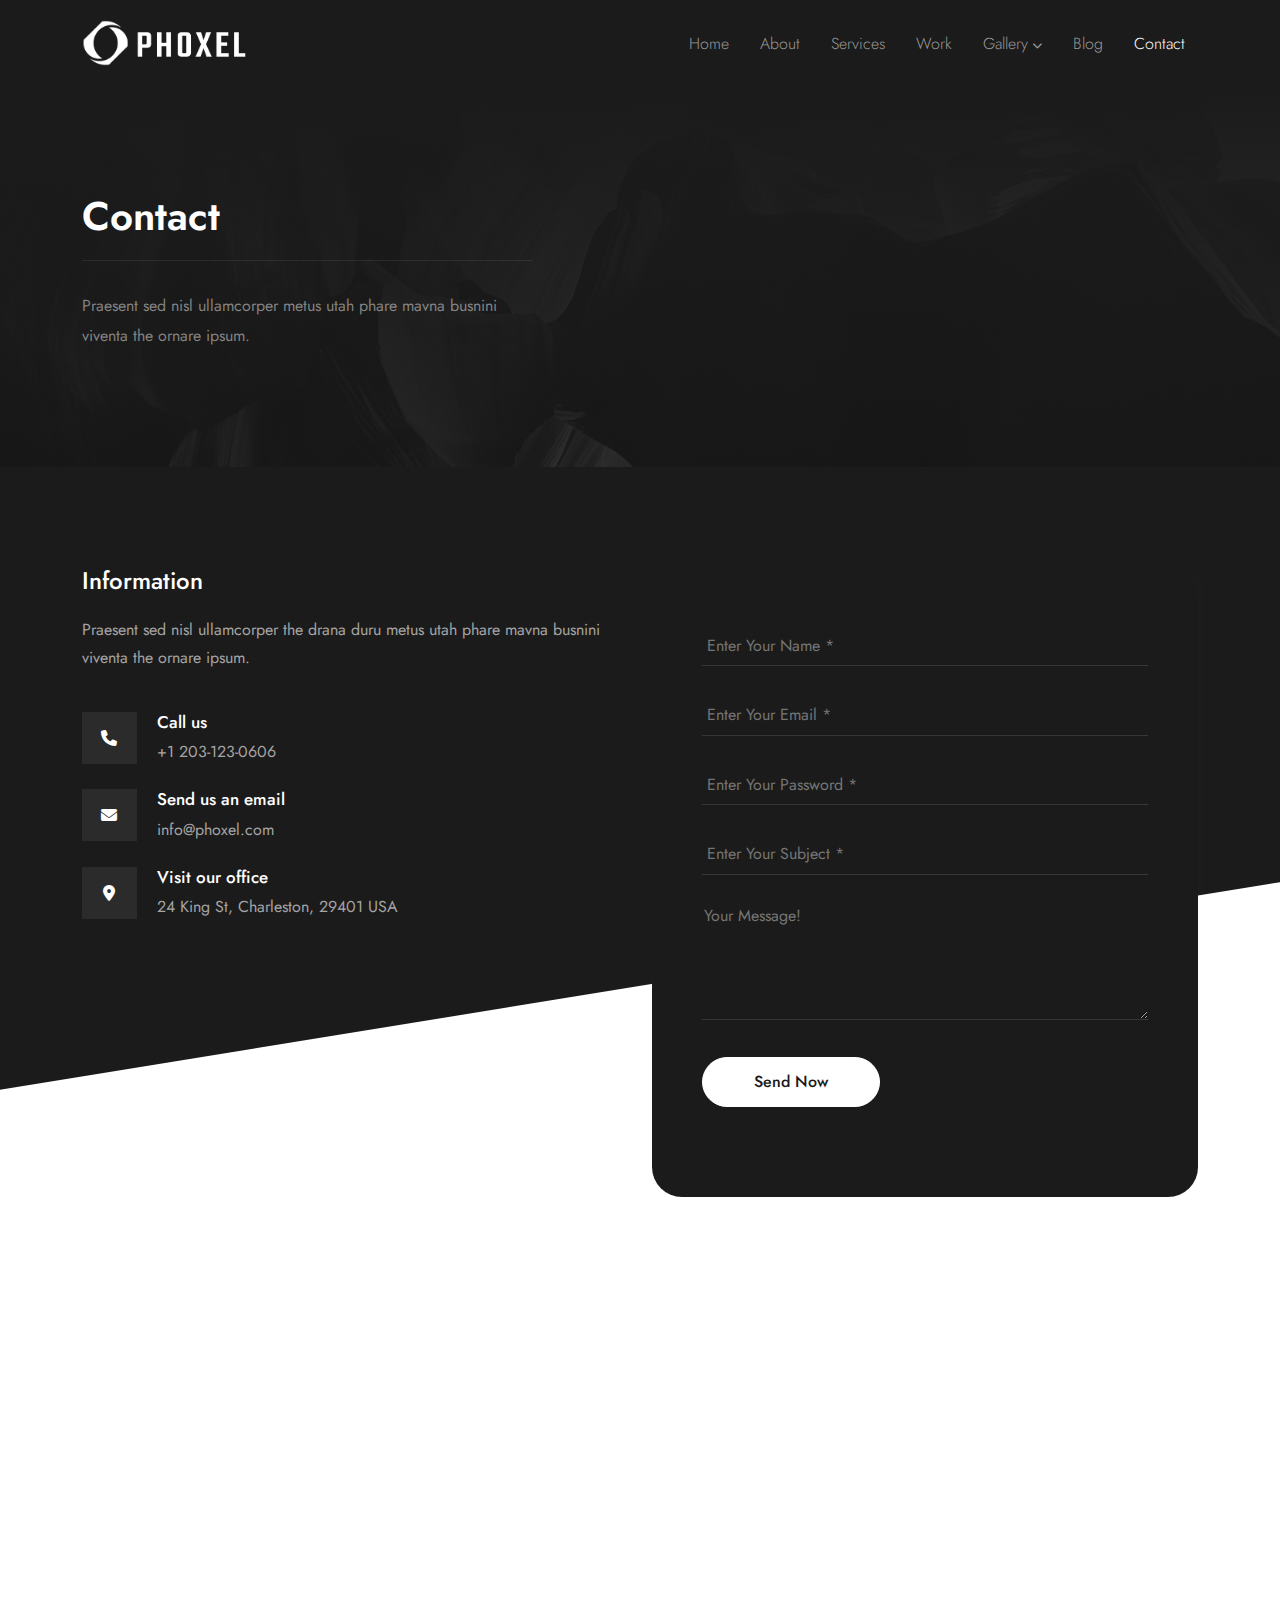
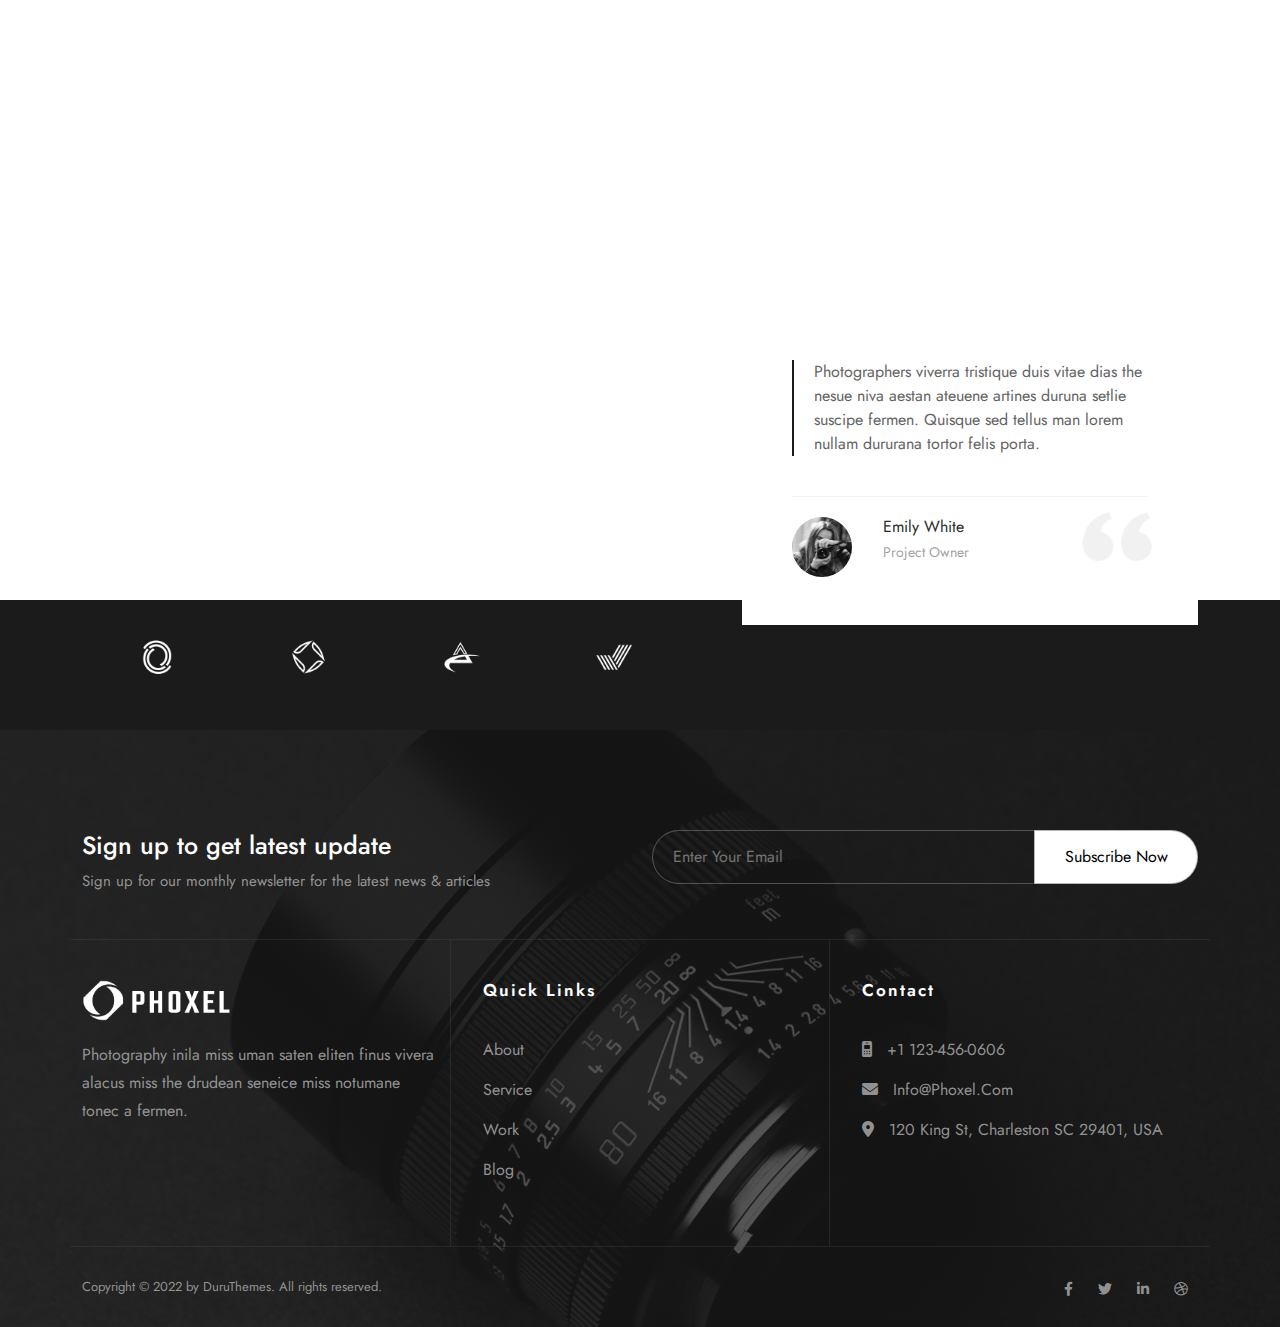
<file: contact.html>
<!DOCTYPE html>
<html lang="en-us">
<head>

    <!------Meta Area------>
    <meta charset="UTF-8"/>
    <meta name="viewport" content="width=device-width, initial-scale=1.0"/>
    <meta http-equiv="X-UA-Compatible" content="IE=edge, chrome=1"/>
    <title>PHOXE</title>
    <meta name="keywords" content="SEO Tag"/>
    <meta name="description" content="Website Description"/>
    <meta name="Author" content="Freelancer Asad"/>

    <!------Stylesheet------>

    <!-----Google Fonts--->
    <link href="https://fonts.googleapis.com/css2?family=Jost:ital,wght@0,100;0,200;0,300;0,400;0,500;0,600;0,700;0,800;0,900;1,100;1,200;1,300;1,400;1,500;1,600;1,700;1,800;1,900&family=Poppins:ital,wght@0,100;0,200;0,300;0,400;0,500;0,600;0,700;0,800;0,900;1,100;1,200;1,300;1,400;1,500;1,600;1,700;1,800;1,900&display=swap" rel="stylesheet"/>
    <!---FontAwesome CSS--->
    <link href="css/all.min.css" rel="stylesheet" type="text/css"/>
    <!---Bootstrap CSS ----->
    <link href="css/bootstrap.min.css" rel="stylesheet" type="text/css"/>
    <!----Normalize CSS----->
    <link href="css/normalize.css" rel="stylesheet" type="text/css"/>
    <!----Custom CSS----->
    <link href="css/style.css" rel="stylesheet" type="text/css"/>
    <!----Responsive CSS----->
    <link href="css/responsive.css" rel="stylesheet" type="text/css"/>
    
    <!----Favicon--------->
    <link href="image//Home/favicon.png" rel="shortcut icon" type="image/x-icon"/>

    <!---Chrome Support----->
    <!--[if lt IE 9]><script src="//cdnjs.cloudflare.com/ajax/libs/html5shiv/r29/html5.min.js">
    </script><![endif]-->
</head>
<body>
    <!----Header Area Stard----->
    <header class="header-area">
        <!----Navigation Menu--->
        <nav class="navigation-bar">
            <div class="container">
                <div class="row">
                    <!----Logo---->
                    <div class="col-md-3 col-lg-2">
                        <div class="logo-area">
                            <img src="image/Home/logo.png"/>
                            <span><i class="fas fa-bars"></i></span>
                        </div>
                    </div>
                    <!----Manu--->
                    <div class="col-md-9 col-lg-10">
                        <div class="menu-area">
                            <ul class="main-menu">
                                <li><a href="index.html">home</a></li>
                                <li><a href="about.html">about</a></li>
                                <li><a href="services.html">services</a></li>
                                <li><a href="work.html">work</a></li>
                                <li><a href="#">gallery<i class="fa-solid fa-chevron-down"></i></a>
                                    <!----Sub Menu---->
                                    <ul class="sub-menu">
                                        <li><a href="#">gallery 01</a></li>
                                        <li><a href="#">gallery 02</a></li>
                                        <li><a href="#">gallery 03</a></li>
                                        <li><a href="#">gallery 04</a></li>
                                    </ul>
                                </li>
                                <li><a href="blog.html">blog</a></li>
                                <li><a class="activec" href="contact.html">contact</a></li>
                            </ul>
                        </div>
                    </div>
                </div>
            </div>
        </nav>
    </header>
    <!----Header Area Ends----->
    <!-----Work Slider Area Stard---->
    <section class="work-slider">
        <div class="container">
            <div class="row">
                <div class="col-md-5">
                    <div class="slider-title">
                        <h2>Contact</h2>
                        <p>Praesent sed nisl ullamcorper metus utah phare mavna busnini viventa the ornare ipsum.</p>
                    </div>
                </div>
            </div>
        </div>
    </section>
    <!-----Work Slider Area End---->
    <!----Stard Contact Area----->
    <div class="contact-area">
        <div class="container">
            <div class="row">
                <div class="col-md-6">
                    <div class="contact-information">
                        <h4>Information</h4>
                        <p>Praesent sed nisl ullamcorper the drana duru metus utah phare mavna busnini viventa the ornare ipsum.</p>
                        <div class="contact-icon-box">
                            <div class="contact-icon">
                                <i class="fa-solid fa-phone"></i>
                            </div>
                            <div class="contact-desc">
                                <h4>Call us</h4>
                                <h5>+1 203-123-0606</h5>
                            </div>
                        </div>
                        <div class="contact-icon-box">
                            <div class="contact-icon">
                                <i class="fa-solid fa-envelope"></i>
                            </div>
                            <div class="contact-desc">
                                <h4>Send us an email</h4>
                                <h5>info@phoxel.com</h5>
                            </div>
                        </div>
                        <div class="contact-icon-box">
                            <div class="contact-icon">
                                <i class="fa-solid fa-location-dot"></i>
                            </div>
                            <div class="contact-desc">
                                <h4> Visit our office</h4>
                                <h5>24 King St, Charleston, 29401 USA</h5>
                            </div>
                        </div>
                    </div>
                </div>
                <div class="col-md-6">
                    <form class="signup-area">
                        <input type="text" placeholder="Enter Your Name *" name="name"/>
                        <input type="email" placeholder="Enter Your Email *" name="name"/>
                        <input type="password" placeholder="Enter Your Password *" name="name"/>
                        <input type="text" placeholder="Enter Your Subject *" name="name"/>
                        <textarea cols="30" rows="6" placeholder="Your Message!"></textarea>
                        <input type="submit" value="Send Now">
                    </form>
                </div>
            </div>
        </div>
    </div>
    <!----Stard Contact Ends----->
    <!----Map---->
    <div class="container">
        <div class="row">
            <div class="col-md-12">
                <div class="google-map">
                    <iframe src="https://www.google.com/maps/embed?pb=!1m18!1m12!1m3!1d20124.658133262874!2d-117.63526780068358!3d56.92603885474738!2m3!1f0!2f0!3f0!3m2!1i1024!2i768!4f13.1!3m3!1m2!1s0x5395e5f1c66cd89d%3A0x5be1e6086ed2fe4c!2sManning%20Community%20Health%20Centre!5e0!3m2!1sen!2sbd!4v1656705101863!5m2!1sen!2sbd" width="600" height="450" style="border:0;" allowfullscreen="" loading="lazy" referrerpolicy="no-referrer-when-downgrade"></iframe>
                </div>
            </div>
        </div>
    </div>
    <!-----Photograpy Area Stard-->
    <section class="photograpy-area">
        <div class="container">
            <div class="row">
                <div class="col-lg-6">
                    <div class="photograpy-title">
                        <h3>Need help with professional photography? Let's work together!
                        </h3>
                        <a href="#">Contact Me</a>
                    </div>
                </div>
                <div class="col-lg-6">
                    <div class="photograpy-box">
                        <span><img src="image/Home/quot.png"/></span>
                        <div class="photograpy-desc">
                            <p>Photographers viverra tristique duis vitae dias the nesue niva aestan ateuene artines duruna setlie suscipe fermen. Quisque sed tellus man lorem nullam dururana tortor felis porta.</p>
                        </div>
                        <div class="photograpy-athour">
                            <div class="aoutor-img">
                                <img src="image/Home/team.jpg" alt="Team"/>
                            </div>
                            <div class="athour-degination">
                                <h4>Emily White</h4>
                                <h5>Project Owner</h5>
                            </div>
                        </div>
                    </div>
                </div>
            </div>
        </div>
    </section>
    <section class="company-logo-area">
        <div class="container">
            <div class="row">
                <div class="col-lg-7">
                    <div class="company-logo">
                        <ul>
                            <li><a href="#"><img src="image/Home/1.png"/></a></li>
                            <li><a href="#"><img src="image/Home/2.png"/></a></li>
                            <li><a href="#"><img src="image/Home/3.png"/></a></li>
                            <li><a href="#"><img src="image/Home/4.png"/></a></li>
                        </ul>
                    </div>
                </div>
            </div>
        </div>
    </section>
    <!-----Photograpy Area Ends!-->
    <!-----Footer Area Stard--->
    <footer class="footer-area">
        <div class="container">
            <div class="footer-top">
                <div class="row">
                    <div class="col-md-6">
                        <div class="footer-top-title">
                            <h3>Sign up to get latest update</h3>
                            <p>Sign up for our monthly newsletter for the latest news & articles</p>
                        </div>
                    </div>
                    <div class="col-md-6">
                        <div class="subscribe-area">
                            <input type="email" name="email" placeholder="Enter Your Email"/>
                            <input type="submit" name="submit" value="Subscribe Now"/>
                        </div>
                    </div>
                </div>
            </div>
            <div class="row footer-xdesign">
                <div class="col-md-4">
                    <div class="footer-box">
                        <div class="footer-logo">
                            <img src="image/Home/logo.png"/>
                        </div>
                        <div class="footer-desc">
                            <p>Photography inila miss uman saten eliten finus vivera alacus miss the drudean seneice miss notumane tonec a fermen.</p>
                        </div>
                    </div>
                </div>
                <div class="col-md-4 border-fiv">
                    <div class="footer-box f-padding">
                        <div class="footer-title">
                            <h3>Quick Links</h3>
                        </div>
                        <div class="footer-list">
                            <ul>
                                <li><a href="#">about</a></li>
                                <li><a href="#">service</a></li>
                                <li><a href="#">work</a></li>
                                <li><a href="#">blog</a></li>
                            </ul>
                        </div>
                    </div>
                </div>
                <div class="col-md-4">
                    <div class="footer-box f-padding">
                        <div class="footer-title">
                            <h3>Contact</h3>
                        </div>
                        <div class="footer-list">
                            <ul>
                                <li><a href="#"><i class="fa-solid fa-mobile-retro"></i>+1 123-456-0606</a></li>
                                <li><a href="#"><i class="fa-solid fa-envelope"></i>info@phoxel.com</a></li>
                                <li><a href="#"><i class="fa-solid fa-location-dot"></i>120 King St, Charleston SC 29401, USA</a></li>
                            </ul>
                        </div>
                    </div>
                </div>
            </div>
            <div class="copyright-text">
                <div class="row">
                    <div class="col-md-6">
                        <div class="copyright-area">
                            <p>Copyright &copy; 2022 by DuruThemes. All rights reserved.</p>
                        </div>
                    </div>
                    <div class="col-md-6">
                        <div class="footer-icon">
                            <ul>
                                <li><a href="#"><i class="fa-brands fa-facebook-f"></i></a></li>
                                <li><a href="#"><i class="fa-brands fa-twitter"></i></a></li>
                                <li><a href="#"><i class="fa-brands fa-linkedin-in"></i></a></li>
                                <li><a href="#"><i class="fa-brands fa-dribbble"></i></a></li>
                            </ul>
                        </div>
                    </div>
                </div>
            </div>
        </div>
    </footer>
    <!-----Footer Area End--->
    <!--- Modernizr Js--->
    <script src="js/modernizr-custom.js" type="text/javascript"></script>
    <!-----Jquery--->
    <script src="js/jquery-3.6.0.min.js" type="text/javascript"></script>
    <!--Bootstrap Popper----->
    <script src="js/popper.min.js" type="text/javascript"></script>
    <!----Bootstrap Min Js---->
    <script src="js/bootstrap.min.js" type="text/javascript"></script>
    <!----Custom Js----->
    <script src="js/custom.js" type="text/javascript"></script>
</body>
</html>
</file>
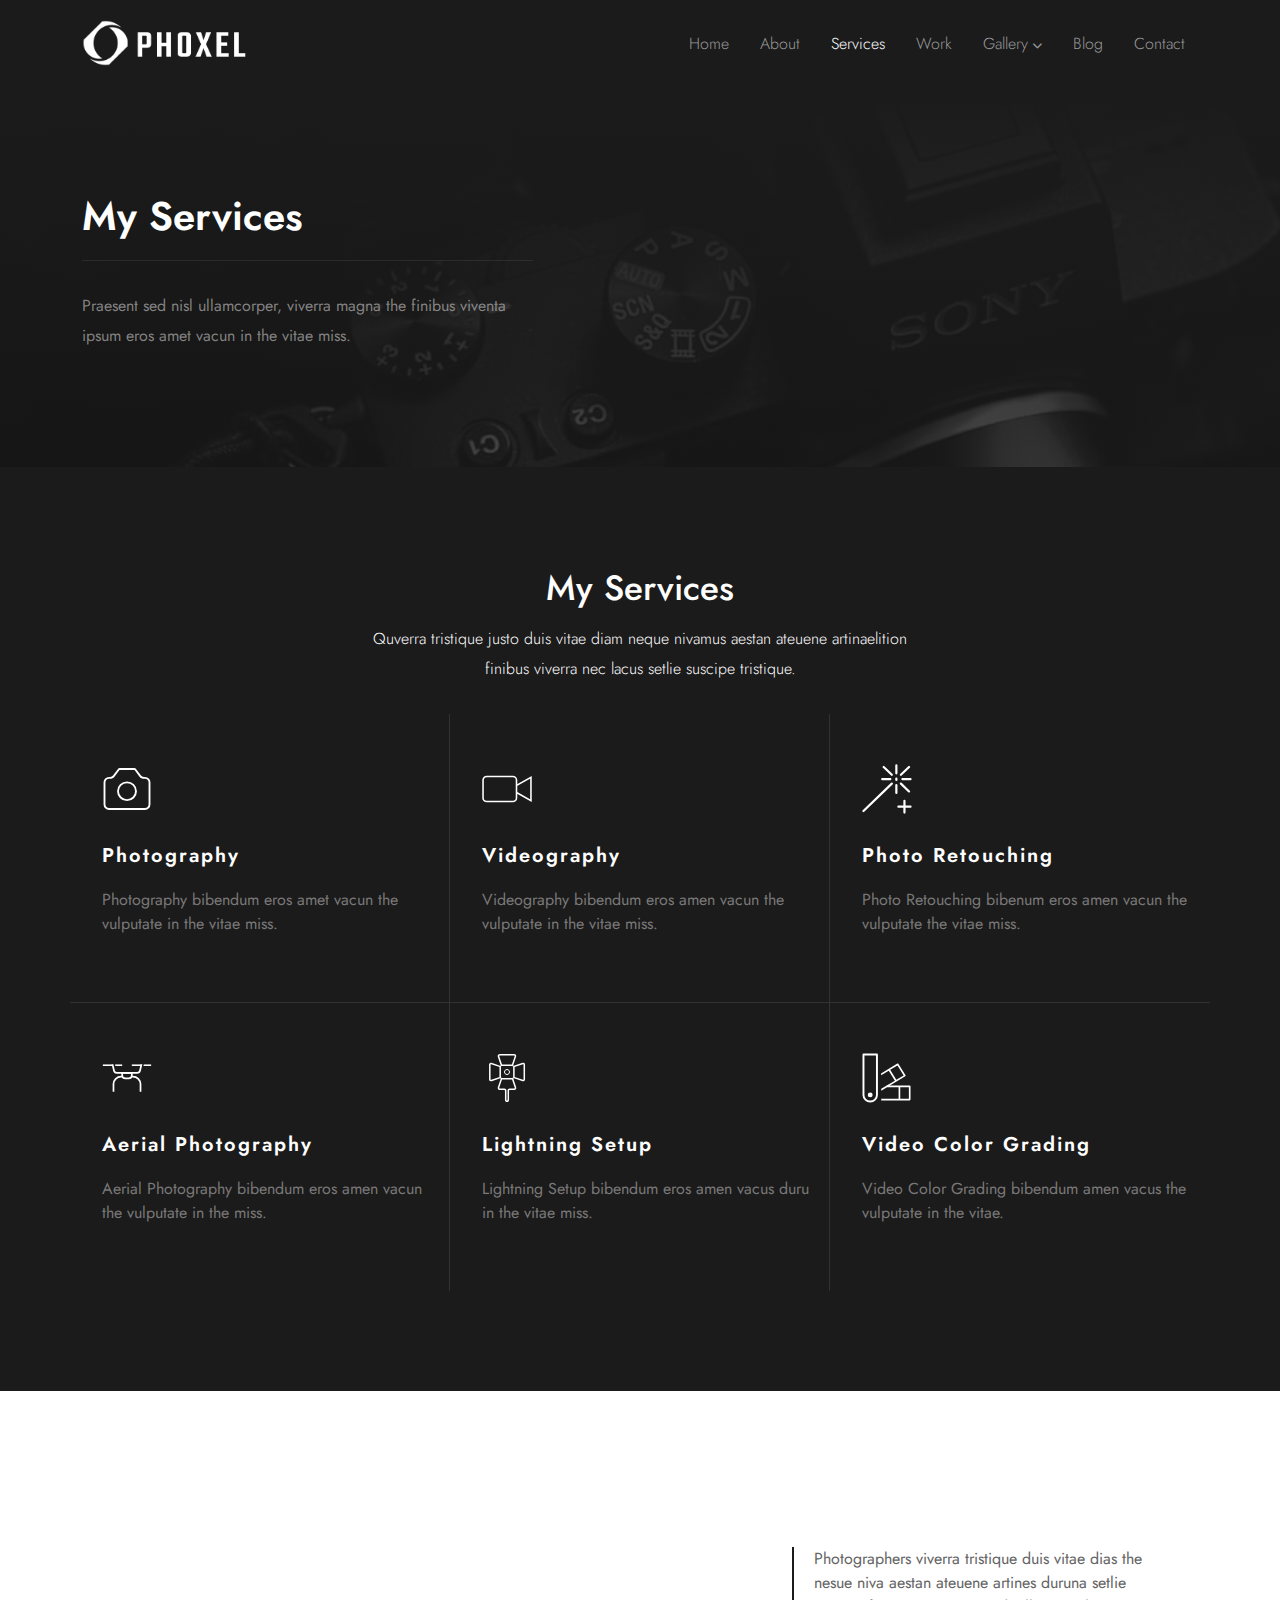
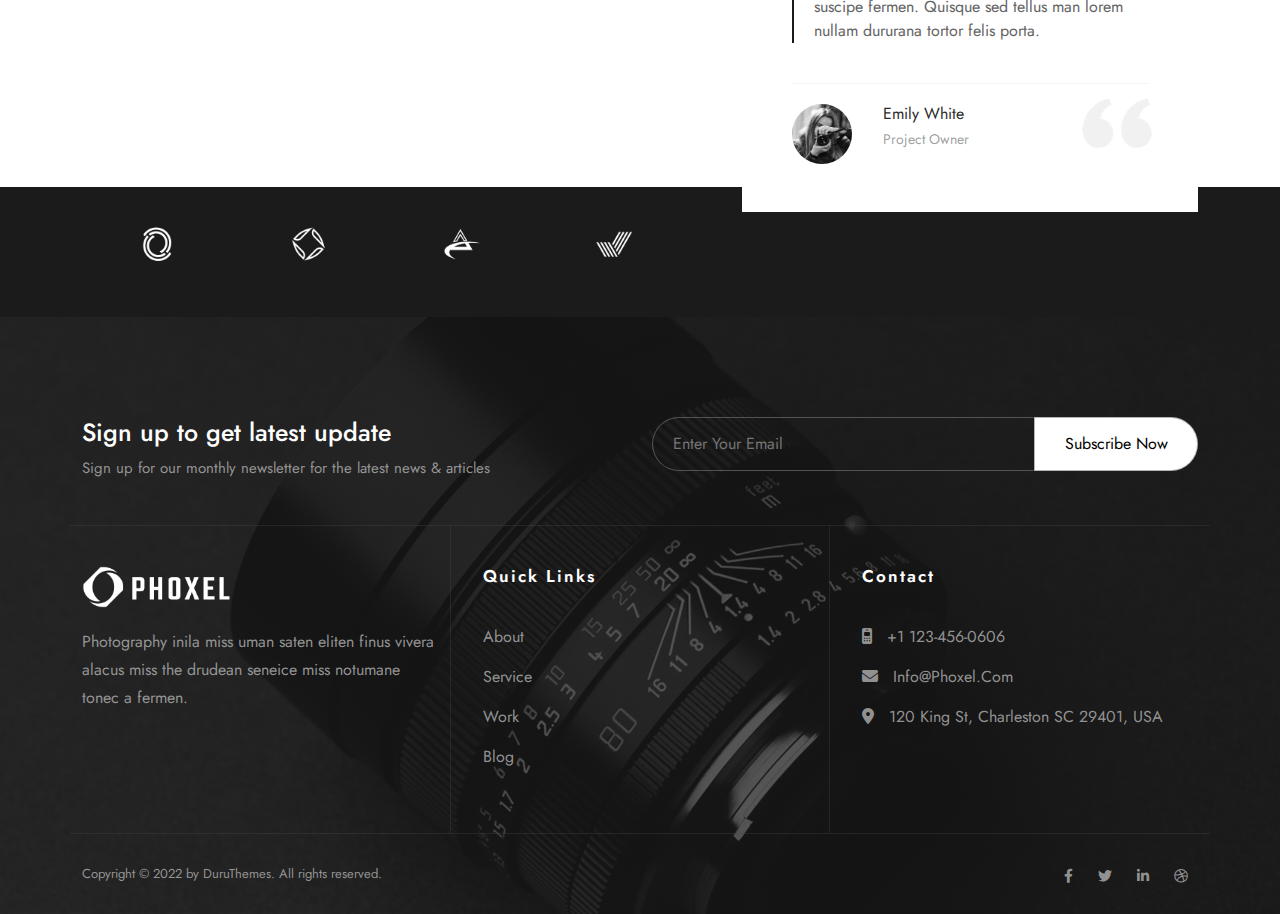
<file: services.html>
<!DOCTYPE html>
<html lang="en-us">
<head>

    <!------Meta Area------>
    <meta charset="UTF-8"/>
    <meta name="viewport" content="width=device-width, initial-scale=1.0"/>
    <meta http-equiv="X-UA-Compatible" content="IE=edge, chrome=1"/>
    <title>PHOXE</title>
    <meta name="keywords" content="SEO Tag"/>
    <meta name="description" content="Website Description"/>
    <meta name="Author" content="Freelancer Asad"/>

    <!------Stylesheet------>

    <!-----Google Fonts--->
    <link href="https://fonts.googleapis.com/css2?family=Jost:ital,wght@0,100;0,200;0,300;0,400;0,500;0,600;0,700;0,800;0,900;1,100;1,200;1,300;1,400;1,500;1,600;1,700;1,800;1,900&family=Poppins:ital,wght@0,100;0,200;0,300;0,400;0,500;0,600;0,700;0,800;0,900;1,100;1,200;1,300;1,400;1,500;1,600;1,700;1,800;1,900&display=swap" rel="stylesheet"/>
    <!---FontAwesome CSS--->
    <link href="css/all.min.css" rel="stylesheet" type="text/css"/>
    <!---Bootstrap CSS ----->
    <link href="css/bootstrap.min.css" rel="stylesheet" type="text/css"/>
    <!----Normalize CSS----->
    <link href="css/normalize.css" rel="stylesheet" type="text/css"/>
    <!----Custom CSS----->
    <link href="css/style.css" rel="stylesheet" type="text/css"/>
    <!----Responsive CSS----->
    <link href="css/responsive.css" rel="stylesheet" type="text/css"/>
    
    <!----Favicon--------->
    <link href="image//Home/favicon.png" rel="shortcut icon" type="image/x-icon"/>

    <!---Chrome Support----->
    <!--[if lt IE 9]><script src="//cdnjs.cloudflare.com/ajax/libs/html5shiv/r29/html5.min.js">
    </script><![endif]-->
</head>
<body>
    <!----Header Area Stard----->
    <header class="header-area">
        <!----Navigation Menu--->
        <nav class="navigation-bar">
            <div class="container">
                <div class="row">
                    <!----Logo---->
                    <div class="col-md-3 col-lg-2">
                        <div class="logo-area">
                            <img src="image/Home/logo.png"/>
                            <span><i class="fas fa-bars"></i></span>
                        </div>
                    </div>
                    <!----Manu--->
                    <div class="col-md-9 col-lg-10">
                        <div class="menu-area">
                            <ul class="main-menu">
                                <li><a href="index.html">home</a></li>
                                <li><a href="about.html">about</a></li>
                                <li><a  class="activec" href="services.html">services</a></li>
                                <li><a href="work.html">work</a></li>
                                <li><a href="#">gallery<i class="fa-solid fa-chevron-down"></i></a>
                                    <!----Sub Menu---->
                                    <ul class="sub-menu">
                                        <li><a href="#">gallery 01</a></li>
                                        <li><a href="#">gallery 02</a></li>
                                        <li><a href="#">gallery 03</a></li>
                                        <li><a href="#">gallery 04</a></li>
                                    </ul>
                                </li>
                                <li><a href="blog.html">blog</a></li>
                                <li><a href="contact.html">contact</a></li>
                            </ul>
                        </div>
                    </div>
                </div>
            </div>
        </nav>
    </header>
    <!----Header Area Ends----->
    <!-----Services Slider Area Stard---->
    <section class="service-slider">
        <div class="container">
            <div class="row">
                <div class="col-md-5">
                    <div class="slider-title">
                        <h2>My Services</h2>
                        <p>Praesent sed nisl ullamcorper, viverra magna the finibus viventa ipsum eros amet vacun in the vitae miss.</p>
                    </div>
                </div>
            </div>
        </div>
    </section>
    <!-----Services Slider Area End---->
    <!-----Services Area Stards---->
    <section class="services-area">
        <div class="container">
            <div class="row">
                <div class="section-tile">
                    <h2>My Services</h2>
                </div>
                <div class="col-md-3"></div>
                <div class="col-md-6">
                    <div class="section-desc">
                        <p>Quverra tristique justo duis vitae diam neque nivamus aestan ateuene artinaelition finibus viverra nec lacus setlie suscipe tristique.</p>
                    </div>
                </div>
                <div class="col-md-3"></div>
            </div>
            <div class="row">
                <div class="col-lg-4 col-md-6 border-one">
                    <div class="services-single-box">
                        <div class="services-icon">
                            <img src="image/Home/icon-1.svg"/>
                        </div>
                        <div class="services-title">
                            <h2>Photography</h2>
                        </div>
                        <div class="services-desc">
                            <p>Photography bibendum eros amet vacun the vulputate in the vitae miss.</p>
                        </div>
                    </div>
                </div>
                <div class="col-lg-4 col-md-6 border-two">
                    <div class="services-single-box">
                        <div class="services-icon">
                            <img src="image/Home/icon-2.svg"/>
                        </div>
                        <div class="services-title">
                            <h2>Videography</h2>
                        </div>
                        <div class="services-desc">
                            <p>Videography bibendum eros amen vacun the vulputate in the vitae miss.</p>
                        </div>
                    </div>
                </div>
                <div class="col-lg-4 col-md-6 border-three">
                    <div class="services-single-box">
                        <div class="services-icon">
                            <img src="image/Home/icon-3.svg"/>
                        </div>
                        <div class="services-title">
                            <h2>Photo Retouching</h2>
                        </div>
                        <div class="services-desc">
                            <p>Photo Retouching bibenum eros amen vacun the vulputate the vitae miss.</p>
                        </div>
                    </div>
                </div>
                <div class="col-lg-4 col-md-6 border-four">
                    <div class="services-single-box">
                        <div class="services-icon">
                            <img src="image/Home/icon-4.svg"/>
                        </div>
                        <div class="services-title">
                            <h2>Aerial Photography</h2>
                        </div>
                        <div class="services-desc">
                            <p>Aerial Photography bibendum eros amen vacun the vulputate in the miss.</p>
                        </div>
                    </div>
                </div>
                <div class="col-lg-4 col-md-6 border-five">
                    <div class="services-single-box">
                        <div class="services-icon">
                            <img src="image/Home/icon-5.svg"/>
                        </div>
                        <div class="services-title">
                            <h2>Lightning Setup </h2>
                        </div>
                        <div class="services-desc">
                            <p>Lightning Setup bibendum eros amen vacus duru in the vitae miss.</p>
                        </div>
                    </div>
                </div>
                <div class="col-lg-4 col-md-6">
                    <div class="services-single-box">
                        <div class="services-icon">
                            <img src="image/Home/icon-6.svg"/>
                        </div>
                        <div class="services-title">
                            <h2>Video Color Grading</h2>
                        </div>
                        <div class="services-desc">
                            <p>Video Color Grading bibendum amen vacus the vulputate in the vitae.</p>
                        </div>
                    </div>
                </div>
            </div>
        </div>
    </section>
    <!-----Services Area Ends---->
    <!-----Photograpy Area Stard-->
    <section class="photograpy-area">
        <div class="container">
            <div class="row">
                <div class="col-lg-6">
                    <div class="photograpy-title">
                        <h3>Need help with professional photography? Let's work together!
                        </h3>
                        <a href="#">Contact Me</a>
                    </div>
                </div>
                <div class="col-lg-6">
                    <div class="photograpy-box">
                        <span><img src="image/Home/quot.png"/></span>
                        <div class="photograpy-desc">
                            <p>Photographers viverra tristique duis vitae dias the nesue niva aestan ateuene artines duruna setlie suscipe fermen. Quisque sed tellus man lorem nullam dururana tortor felis porta.</p>
                        </div>
                        <div class="photograpy-athour">
                            <div class="aoutor-img">
                                <img src="image/Home/team.jpg" alt="Team"/>
                            </div>
                            <div class="athour-degination">
                                <h4>Emily White</h4>
                                <h5>Project Owner</h5>
                            </div>
                        </div>
                    </div>
                </div>
            </div>
        </div>
    </section>
    <section class="company-logo-area">
        <div class="container">
            <div class="row">
                <div class="col-lg-7">
                    <div class="company-logo">
                        <ul>
                            <li><a href="#"><img src="image/Home/1.png"/></a></li>
                            <li><a href="#"><img src="image/Home/2.png"/></a></li>
                            <li><a href="#"><img src="image/Home/3.png"/></a></li>
                            <li><a href="#"><img src="image/Home/4.png"/></a></li>
                        </ul>
                    </div>
                </div>
            </div>
        </div>
    </section>
    <!-----Photograpy Area Ends!-->
    <!-----Footer Area Stard--->
    <footer class="footer-area">
        <div class="container">
            <div class="footer-top">
                <div class="row">
                    <div class="col-md-6">
                        <div class="footer-top-title">
                            <h3>Sign up to get latest update</h3>
                            <p>Sign up for our monthly newsletter for the latest news & articles</p>
                        </div>
                    </div>
                    <div class="col-md-6">
                        <div class="subscribe-area">
                            <input type="email" name="email" placeholder="Enter Your Email"/>
                            <input type="submit" name="submit" value="Subscribe Now"/>
                        </div>
                    </div>
                </div>
            </div>
            <div class="row footer-xdesign">
                <div class="col-md-4">
                    <div class="footer-box">
                        <div class="footer-logo">
                            <img src="image/Home/logo.png"/>
                        </div>
                        <div class="footer-desc">
                            <p>Photography inila miss uman saten eliten finus vivera alacus miss the drudean seneice miss notumane tonec a fermen.</p>
                        </div>
                    </div>
                </div>
                <div class="col-md-4 border-fiv">
                    <div class="footer-box f-padding">
                        <div class="footer-title">
                            <h3>Quick Links</h3>
                        </div>
                        <div class="footer-list">
                            <ul>
                                <li><a href="#">about</a></li>
                                <li><a href="#">service</a></li>
                                <li><a href="#">work</a></li>
                                <li><a href="#">blog</a></li>
                            </ul>
                        </div>
                    </div>
                </div>
                <div class="col-md-4">
                    <div class="footer-box f-padding">
                        <div class="footer-title">
                            <h3>Contact</h3>
                        </div>
                        <div class="footer-list">
                            <ul>
                                <li><a href="#"><i class="fa-solid fa-mobile-retro"></i>+1 123-456-0606</a></li>
                                <li><a href="#"><i class="fa-solid fa-envelope"></i>info@phoxel.com</a></li>
                                <li><a href="#"><i class="fa-solid fa-location-dot"></i>120 King St, Charleston SC 29401, USA</a></li>
                            </ul>
                        </div>
                    </div>
                </div>
            </div>
            <div class="copyright-text">
                <div class="row">
                    <div class="col-md-6">
                        <div class="copyright-area">
                            <p>Copyright &copy; 2022 by DuruThemes. All rights reserved.</p>
                        </div>
                    </div>
                    <div class="col-md-6">
                        <div class="footer-icon">
                            <ul>
                                <li><a href="#"><i class="fa-brands fa-facebook-f"></i></a></li>
                                <li><a href="#"><i class="fa-brands fa-twitter"></i></a></li>
                                <li><a href="#"><i class="fa-brands fa-linkedin-in"></i></a></li>
                                <li><a href="#"><i class="fa-brands fa-dribbble"></i></a></li>
                            </ul>
                        </div>
                    </div>
                </div>
            </div>
        </div>
    </footer>
    <!-----Footer Area End--->
    <!--- Modernizr Js--->
    <script src="js/modernizr-custom.js" type="text/javascript"></script>
    <!-----Jquery--->
    <script src="js/jquery-3.6.0.min.js" type="text/javascript"></script>
    <!--Bootstrap Popper----->
    <script src="js/popper.min.js" type="text/javascript"></script>
    <!----Bootstrap Min Js---->
    <script src="js/bootstrap.min.js" type="text/javascript"></script>
    <!----Custom Js----->
    <script src="js/custom.js" type="text/javascript"></script>
</body>
</html>
</file>
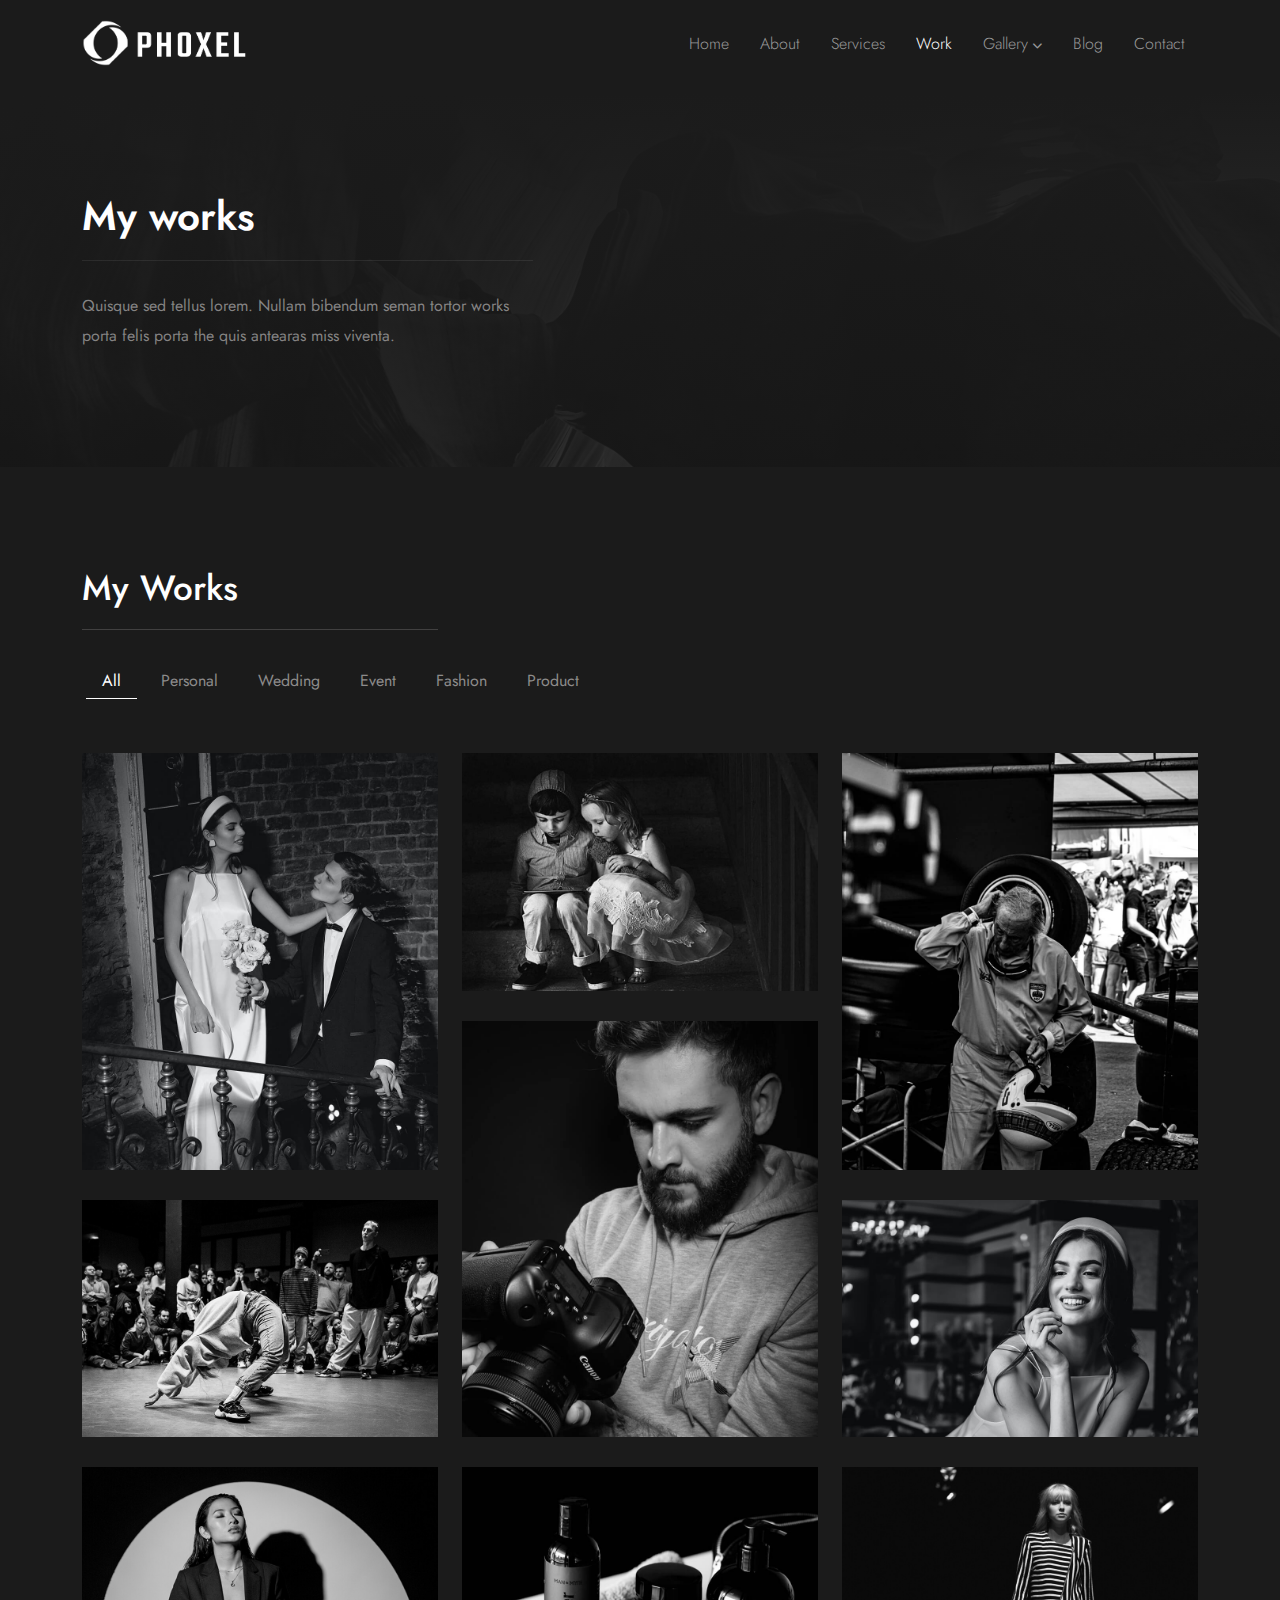
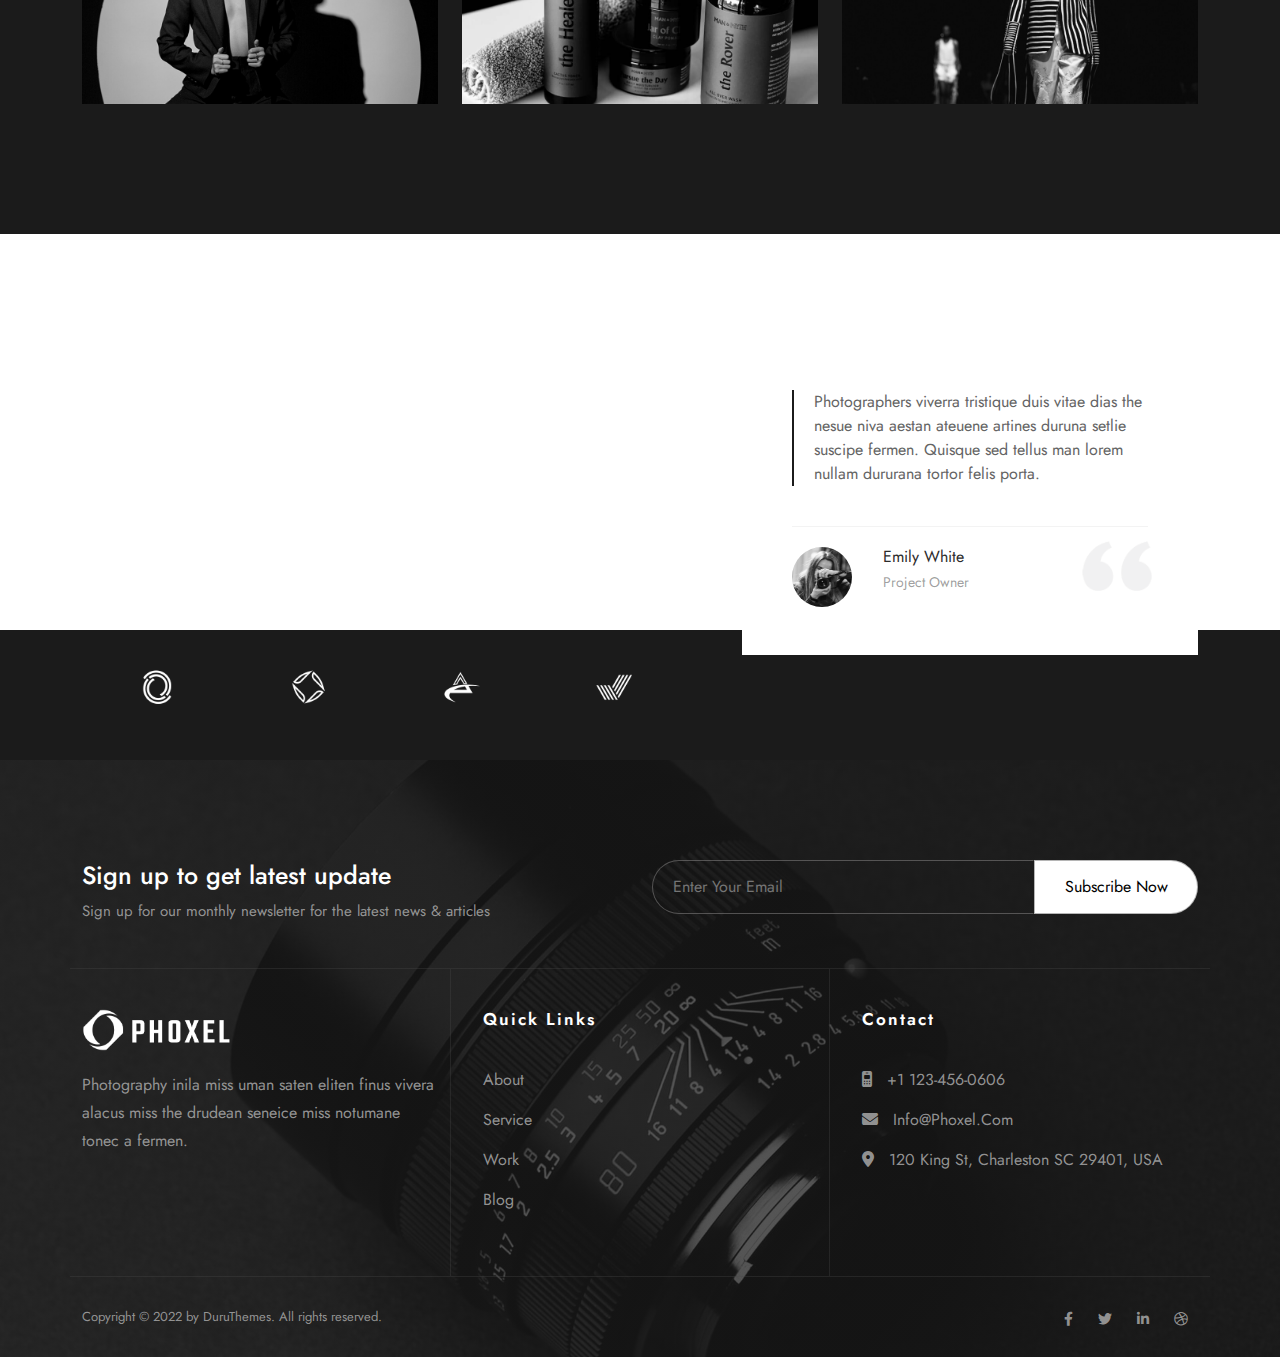
<file: work.html>
<!DOCTYPE html>
<html lang="en-us">
<head>

    <!------Meta Area------>
    <meta charset="UTF-8"/>
    <meta name="viewport" content="width=device-width, initial-scale=1.0"/>
    <meta http-equiv="X-UA-Compatible" content="IE=edge, chrome=1"/>
    <title>PHOXE</title>
    <meta name="keywords" content="SEO Tag"/>
    <meta name="description" content="Website Description"/>
    <meta name="Author" content="Freelancer Asad"/>

    <!------Stylesheet------>

    <!-----Google Fonts--->
    <link href="https://fonts.googleapis.com/css2?family=Jost:ital,wght@0,100;0,200;0,300;0,400;0,500;0,600;0,700;0,800;0,900;1,100;1,200;1,300;1,400;1,500;1,600;1,700;1,800;1,900&family=Poppins:ital,wght@0,100;0,200;0,300;0,400;0,500;0,600;0,700;0,800;0,900;1,100;1,200;1,300;1,400;1,500;1,600;1,700;1,800;1,900&display=swap" rel="stylesheet"/>
    <!---FontAwesome CSS--->
    <link href="css/all.min.css" rel="stylesheet" type="text/css"/>
    <!---Bootstrap CSS ----->
    <link href="css/bootstrap.min.css" rel="stylesheet" type="text/css"/>
    <!----Normalize CSS----->
    <link href="css/normalize.css" rel="stylesheet" type="text/css"/>
    <!----Custom CSS----->
    <link href="css/style.css" rel="stylesheet" type="text/css"/>
    <!----Responsive CSS----->
    <link href="css/responsive.css" rel="stylesheet" type="text/css"/>
    
    <!----Favicon--------->
    <link href="image//Home/favicon.png" rel="shortcut icon" type="image/x-icon"/>

    <!---Chrome Support----->
    <!--[if lt IE 9]><script src="//cdnjs.cloudflare.com/ajax/libs/html5shiv/r29/html5.min.js">
    </script><![endif]-->
</head>
<body>
    <!----Header Area Stard----->
    <header class="header-area">
        <!----Navigation Menu--->
        <nav class="navigation-bar">
            <div class="container">
                <div class="row">
                    <!----Logo---->
                    <div class="col-md-3 col-lg-2">
                        <div class="logo-area">
                            <img src="image/Home/logo.png"/>
                            <span><i class="fas fa-bars"></i></span>
                        </div>
                    </div>
                    <!----Manu--->
                    <div class="col-md-9 col-lg-10">
                        <div class="menu-area">
                            <ul class="main-menu">
                                <li><a href="index.html">home</a></li>
                                <li><a href="about.html">about</a></li>
                                <li><a href="services.html">services</a></li>
                                <li><a  class="activec" href="work.html">work</a></li>
                                <li><a href="#">gallery<i class="fa-solid fa-chevron-down"></i></a>
                                    <!----Sub Menu---->
                                    <ul class="sub-menu">
                                        <li><a href="#">gallery 01</a></li>
                                        <li><a href="#">gallery 02</a></li>
                                        <li><a href="#">gallery 03</a></li>
                                        <li><a href="#">gallery 04</a></li>
                                    </ul>
                                </li>
                                <li><a href="blog.html">blog</a></li>
                                <li><a href="contact.html">contact</a></li>
                            </ul>
                        </div>
                    </div>
                </div>
            </div>
        </nav>
    </header>
    <!----Header Area Ends----->
    <!-----Work Slider Area Stard---->
    <section class="work-slider">
        <div class="container">
            <div class="row">
                <div class="col-md-5">
                    <div class="slider-title">
                        <h2>My works</h2>
                        <p>Quisque sed tellus lorem. Nullam bibendum seman tortor works porta felis porta the quis antearas miss viventa.</p>
                    </div>
                </div>
            </div>
        </div>
    </section>
    <!-----Work Slider Area End---->
    <!-----Work Area Stards-->
    <section class="work-area">
        <div class="container">
            <div class="row">
                <div class="col-md-4">
                    <div class="work-title">
                        <h2>My Works</h2>
                    </div>
                </div>
            </div>
            <div class="row">
                <div class="work-tab">
                    <ul class="nav nav-pills mb-3 work-dimantion" id="pills-tab" role="tablist">
                        <li class="nav-item" role="presentation">
                          <button class="nav-link active" id="pills-home-tab" data-bs-toggle="pill" data-bs-target="#pills-home" type="button" role="tab" aria-controls="pills-home" aria-selected="true">All</button>
                        </li>
                        <li class="nav-item" role="presentation">
                          <button class="nav-link" id="pills-profile-tab" data-bs-toggle="pill" data-bs-target="#pills-profile" type="button" role="tab" aria-controls="pills-profile" aria-selected="false">Personal</button>
                        </li>
                        <li class="nav-item" role="presentation">
                          <button class="nav-link" id="pills-contact-tab" data-bs-toggle="pill" data-bs-target="#pills-contact" type="button" role="tab" aria-controls="pills-contact" aria-selected="false">Wedding</button>
                        </li>
                        <li class="nav-item" role="presentation">
                            <button class="nav-link" id="pills-contact-tab" data-bs-toggle="pill" data-bs-target="#pills-contacts" type="button" role="tab" aria-controls="pills-contact" aria-selected="false">Event</button>
                          </li>
                          <li class="nav-item" role="presentation">
                            <button class="nav-link" id="pills-contact-tab" data-bs-toggle="pill" data-bs-target="#pills-contacta" type="button" role="tab" aria-controls="pills-contact" aria-selected="false">Fashion</button>
                          </li>
                          <li class="nav-item" role="presentation">
                            <button class="nav-link" id="pills-contact-tab" data-bs-toggle="pill" data-bs-target="#pills-contactd" type="button" role="tab" aria-controls="pills-contact" aria-selected="false">Product</button>
                          </li>
                      </ul>
                      <div class="tab-content" id="pills-tabContent">
                        <div class="tab-pane fade show active" id="pills-home" role="tabpanel" aria-labelledby="pills-home-tab">
                            <div class="row">
                                <div class="col-md-4">
                                    <div class="work-single-box">
                                        <div class="work-sing-img">
                                            <img src="image/Home/w2.jpg"/>
                                        </div>
                                        <div class="work-single-content">
                                            <h6>Wedding</h6>
                                            <h4>Quisue sen duru martin</h4>
                                        </div>
                                    </div>
                                    <div class="work-single-box">
                                        <div class="work-sing-img">
                                            <img src="image/Home/e2.jpg"/>
                                        </div>
                                        <div class="work-single-content">
                                            <h6>Wedding</h6>
                                            <h4>Quisue sen duru martin</h4>
                                        </div>
                                    </div>
                                    <div class="work-single-box">
                                        <div class="work-sing-img">
                                            <img src="image/Home/f1.jpg"/>
                                        </div>
                                        <div class="work-single-content">
                                            <h6>Wedding</h6>
                                            <h4>Quisue sen duru martin</h4>
                                        </div>
                                    </div>
                                </div>
                                <div class="col-md-4">
                                    <div class="work-single-box">
                                        <div class="work-sing-img">
                                            <img src="image/Home/p1.jpg"/>
                                        </div>
                                        <div class="work-single-content">
                                            <h6>Wedding</h6>
                                            <h4>Quisue sen duru martin</h4>
                                        </div>
                                    </div>
                                    <div class="work-single-box">
                                        <div class="work-sing-img">
                                            <img src="image/Home/p2.jpg"/>
                                        </div>
                                        <div class="work-single-content">
                                            <h6>Wedding</h6>
                                            <h4>Quisue sen duru martin</h4>
                                        </div>
                                    </div>
                                    <div class="work-single-box">
                                        <div class="work-sing-img">
                                            <img src="image/Home/p3.jpg"/>
                                        </div>
                                        <div class="work-single-content">
                                            <h6>Wedding</h6>
                                            <h4>Quisue sen duru martin</h4>
                                        </div>
                                    </div>
                                </div>
                                <div class="col-md-4">
                                    <div class="work-single-box">
                                        <div class="work-sing-img">
                                            <img src="image/Home/e1.jpg"/>
                                        </div>
                                        <div class="work-single-content">
                                            <h6>Wedding</h6>
                                            <h4>Quisue sen duru martin</h4>
                                        </div>
                                    </div>
                                    <div class="work-single-box">
                                        <div class="work-sing-img">
                                            <img src="image/Home/w1.jpg"/>
                                        </div>
                                        <div class="work-single-content">
                                            <h6>Wedding</h6>
                                            <h4>Quisue sen duru martin</h4>
                                        </div>
                                    </div>
                                    <div class="work-single-box">
                                        <div class="work-sing-img">
                                            <img src="image/Home/f2.jpg"/>
                                        </div>
                                        <div class="work-single-content">
                                            <h6>Wedding</h6>
                                            <h4>Quisue sen duru martin</h4>
                                        </div>
                                    </div>
                                </div>
                            </div>
                        </div>
                        <div class="tab-pane fade" id="pills-profile" role="tabpanel" aria-labelledby="pills-profile-tab">
                            <div class="row">
                            <div class="col-md-4">
                                <div class="work-single-box">
                                    <div class="work-sing-img">
                                        <img src="image/Home/p1.jpg"/>
                                    </div>
                                    <div class="work-single-content">
                                        <h6>Wedding</h6>
                                        <h4>Quisue sen duru martin</h4>
                                    </div>
                                </div>
                            </div>
                            <div class="col-md-4">
                                <div class="work-single-box">
                                    <div class="work-sing-img">
                                        <img src="image/Home/p2.jpg"/>
                                    </div>
                                    <div class="work-single-content">
                                        <h6>Wedding</h6>
                                        <h4>Quisue sen duru martin</h4>
                                    </div>
                                </div>
                            </div>
                        </div>
                        </div>
                        <div class="tab-pane fade" id="pills-contact" role="tabpanel" aria-labelledby="pills-contact-tab">
                            <div class="row">
                                <div class="col-md-4">
                                    <div class="work-single-box">
                                        <div class="work-sing-img">
                                            <img src="image/Home/w2.jpg"/>
                                        </div>
                                        <div class="work-single-content">
                                            <h6>Wedding</h6>
                                            <h4>Quisue sen duru martin</h4>
                                        </div>
                                    </div>
                                </div>
                                <div class="col-md-4">
                                    <div class="work-single-box">
                                        <div class="work-sing-img">
                                            <img src="image/Home/w1.jpg"/>
                                        </div>
                                        <div class="work-single-content">
                                            <h6>Wedding</h6>
                                            <h4>Quisue sen duru martin</h4>
                                        </div>
                                    </div>
                                </div>
                            </div>
                        </div>
                        <div class="tab-pane fade" id="pills-contacts" role="tabpanel" aria-labelledby="pills-contact-tab">
                            <div class="row">
                                <div class="col-md-4">
                                    <div class="work-single-box">
                                        <div class="work-sing-img">
                                            <img src="image/Home/e1.jpg"/>
                                        </div>
                                        <div class="work-single-content">
                                            <h6>Wedding</h6>
                                            <h4>Quisue sen duru martin</h4>
                                        </div>
                                    </div>
                                </div>
                                <div class="col-md-4">
                                    <div class="work-single-box">
                                        <div class="work-sing-img">
                                            <img src="image/Home/e2.jpg"/>
                                        </div>
                                        <div class="work-single-content">
                                            <h6>Wedding</h6>
                                            <h4>Quisue sen duru martin</h4>
                                        </div>
                                    </div>
                                </div>
                            </div>
                        </div>
                        <div class="tab-pane fade" id="pills-contacta" role="tabpanel" aria-labelledby="pills-contact-tab">
                            <div class="row">
                                <div class="col-md-4">
                                    <div class="work-single-box">
                                        <div class="work-sing-img">
                                            <img src="image/Home/f1.jpg"/>
                                        </div>
                                        <div class="work-single-content">
                                            <h6>Wedding</h6>
                                            <h4>Quisue sen duru martin</h4>
                                        </div>
                                    </div>
                                </div>
                                <div class="col-md-4">
                                    <div class="work-single-box">
                                        <div class="work-sing-img">
                                            <img src="image/Home/f2.jpg"/>
                                        </div>
                                        <div class="work-single-content">
                                            <h6>Wedding</h6>
                                            <h4>Quisue sen duru martin</h4>
                                        </div>
                                    </div>
                                </div>
                            </div>
                        </div>
                        <div class="tab-pane fade" id="pills-contactd" role="tabpanel" aria-labelledby="pills-contact-tab">
                            <div class="row">
                                <div class="col-md-4">
                                    <div class="work-single-box">
                                        <div class="work-sing-img">
                                            <img src="image/Home/p3.jpg"/>
                                        </div>
                                        <div class="work-single-content">
                                            <h6>Wedding</h6>
                                            <h4>Quisue sen duru martin</h4>
                                        </div>
                                    </div>
                                </div>
                            </div>
                        </div>
                      </div>
                </div>
            </div>
        </div>
    </section>
    <!-----Work Area Ends!-->
    <!-----Photograpy Area Stard-->
    <section class="photograpy-area">
        <div class="container">
            <div class="row">
                <div class="col-lg-6">
                    <div class="photograpy-title">
                        <h3>Need help with professional photography? Let's work together!
                        </h3>
                        <a href="#">Contact Me</a>
                    </div>
                </div>
                <div class="col-lg-6">
                    <div class="photograpy-box">
                        <span><img src="image/Home/quot.png"/></span>
                        <div class="photograpy-desc">
                            <p>Photographers viverra tristique duis vitae dias the nesue niva aestan ateuene artines duruna setlie suscipe fermen. Quisque sed tellus man lorem nullam dururana tortor felis porta.</p>
                        </div>
                        <div class="photograpy-athour">
                            <div class="aoutor-img">
                                <img src="image/Home/team.jpg" alt="Team"/>
                            </div>
                            <div class="athour-degination">
                                <h4>Emily White</h4>
                                <h5>Project Owner</h5>
                            </div>
                        </div>
                    </div>
                </div>
            </div>
        </div>
    </section>
    <section class="company-logo-area">
        <div class="container">
            <div class="row">
                <div class="col-lg-7">
                    <div class="company-logo">
                        <ul>
                            <li><a href="#"><img src="image/Home/1.png"/></a></li>
                            <li><a href="#"><img src="image/Home/2.png"/></a></li>
                            <li><a href="#"><img src="image/Home/3.png"/></a></li>
                            <li><a href="#"><img src="image/Home/4.png"/></a></li>
                        </ul>
                    </div>
                </div>
            </div>
        </div>
    </section>
    <!-----Photograpy Area Ends!-->
    <!-----Footer Area Stard--->
    <footer class="footer-area">
        <div class="container">
            <div class="footer-top">
                <div class="row">
                    <div class="col-md-6">
                        <div class="footer-top-title">
                            <h3>Sign up to get latest update</h3>
                            <p>Sign up for our monthly newsletter for the latest news & articles</p>
                        </div>
                    </div>
                    <div class="col-md-6">
                        <div class="subscribe-area">
                            <input type="email" name="email" placeholder="Enter Your Email"/>
                            <input type="submit" name="submit" value="Subscribe Now"/>
                        </div>
                    </div>
                </div>
            </div>
            <div class="row footer-xdesign">
                <div class="col-md-4">
                    <div class="footer-box">
                        <div class="footer-logo">
                            <img src="image/Home/logo.png"/>
                        </div>
                        <div class="footer-desc">
                            <p>Photography inila miss uman saten eliten finus vivera alacus miss the drudean seneice miss notumane tonec a fermen.</p>
                        </div>
                    </div>
                </div>
                <div class="col-md-4 border-fiv">
                    <div class="footer-box f-padding">
                        <div class="footer-title">
                            <h3>Quick Links</h3>
                        </div>
                        <div class="footer-list">
                            <ul>
                                <li><a href="#">about</a></li>
                                <li><a href="#">service</a></li>
                                <li><a href="#">work</a></li>
                                <li><a href="#">blog</a></li>
                            </ul>
                        </div>
                    </div>
                </div>
                <div class="col-md-4">
                    <div class="footer-box f-padding">
                        <div class="footer-title">
                            <h3>Contact</h3>
                        </div>
                        <div class="footer-list">
                            <ul>
                                <li><a href="#"><i class="fa-solid fa-mobile-retro"></i>+1 123-456-0606</a></li>
                                <li><a href="#"><i class="fa-solid fa-envelope"></i>info@phoxel.com</a></li>
                                <li><a href="#"><i class="fa-solid fa-location-dot"></i>120 King St, Charleston SC 29401, USA</a></li>
                            </ul>
                        </div>
                    </div>
                </div>
            </div>
            <div class="copyright-text">
                <div class="row">
                    <div class="col-md-6">
                        <div class="copyright-area">
                            <p>Copyright &copy; 2022 by DuruThemes. All rights reserved.</p>
                        </div>
                    </div>
                    <div class="col-md-6">
                        <div class="footer-icon">
                            <ul>
                                <li><a href="#"><i class="fa-brands fa-facebook-f"></i></a></li>
                                <li><a href="#"><i class="fa-brands fa-twitter"></i></a></li>
                                <li><a href="#"><i class="fa-brands fa-linkedin-in"></i></a></li>
                                <li><a href="#"><i class="fa-brands fa-dribbble"></i></a></li>
                            </ul>
                        </div>
                    </div>
                </div>
            </div>
        </div>
    </footer>
    <!-----Footer Area End--->
    <!--- Modernizr Js--->
    <script src="js/modernizr-custom.js" type="text/javascript"></script>
    <!-----Jquery--->
    <script src="js/jquery-3.6.0.min.js" type="text/javascript"></script>
    <!--Bootstrap Popper----->
    <script src="js/popper.min.js" type="text/javascript"></script>
    <!----Bootstrap Min Js---->
    <script src="js/bootstrap.min.js" type="text/javascript"></script>
    <!----Custom Js----->
    <script src="js/custom.js" type="text/javascript"></script>
</body>
</html>
</file>
<file: css/style.css>
@font-face{
    font-family:jost;
    src:url("../webfonts/Jost\ Regular\ 400.woff") format("Woff")
}
/***Typography****/
body{
    font-family: 'Jost', sans-serif;
    margin:0;
    padding: 0;
}
img{
    width:100%;
}
/*****Header Area Stard****/
.navigation-bar{
    background:#1B1B1B;
    padding:20px 0px;
}
.logo-area span{
    float:right;
    margin-top:3px;
    color:white;
    font-size: 22px;
    cursor: pointer;
    display:none;
}
.main-menu{
    list-style:none;
    padding:0;
    float:right;
    margin-top:12px;
}
.main-menu li{
    display:inline-block;
    position: relative;
}
.main-menu li a{
    text-decoration:none;
    font-family: jost;
    text-transform:capitalize;
    color:#999;
    font-weight: 300;
    padding:15px 13px;
    font-size: 16px;
    transition:0.4s;
}
.main-menu li a i{
    font-size: 10px;
    margin-left:5px;
}
.main-menu li a:hover{
    color:white;
}
.activec{
    color:white !important;
}
.sub-menu{
    position:
    absolute;
    background: #1B1B1B;
    width: 200px;
    padding: 10px 15px;
    margin-top:50px;
    opacity:0;
    transition:0.3s;
    z-index: 999;
}
.sub-menu li{
    display: block;
    line-height: 30px;
    border-bottom: 1px solid #3232328c;
    margin-bottom: 5px;
}
.main-menu li:hover .sub-menu{
    opacity:1;
    margin-top:35px;display: block;
}
/*****Header Area Ends****/

/********Slider Area Stard*******/
.carousel-inner img{
    height:500px !important;
    object-fit:cover;
}
.slider-content{
    text-align:left;
}
.slider-content h5{
    font-size: 30px;
    color:white;
    text-transform:uppercase;
}
.slider-content p{
    color:#ddd;
}
.position-inherit{
  position: inherit;
}
.slider-area:before{
    content:'';
    background:#1b1b1b;
    width: 100%;
    height: 100%;
    position: absolute;
    clip-path: polygon(0% 65%, 0% 0%, 100% 0%, 100% 35%);
}
.pabs{
    position: relative;
}
/********Slider Area End*******/
/****About Area Stard*****/
.about-area{
    padding-top:130px;
    padding-bottom: 100px;
}
.about-content h2{
    font-size: 38px;
    margin-bottom:15px;
}
.about-content p{
    color: rgb(167, 167, 167);
    margin-bottom: 15px;
}
.about-list ul{
    list-style:none;
    padding:0;
    border-bottom:1px solid #0605051a;
    padding-bottom: 30px;
    margin-bottom: 40px;
}
.about-list ul li{
    line-height: 30px;
}
.about-list ul li span{
    color: rgb(167, 167, 167);;
}
.about-list ul li i{
    background:#2B2B2B;
    color: white;
    padding:10px;
    border-radius:100%;
    font-size: 12px;
    margin-bottom: 10px;
    margin-right: 15px;
}
.about-left img{
    width:80px;
}
.about-right h3{
    font-size: 22px;
    font-weight: 400;
}
.about-right p{
    font-size: 14px;
}
.about-right-imgge img{
    width:70%;
    margin: auto;
    display: block;
    z-index: 999;
    position: relative;
    box-shadow: #2b2b2b 25px 25px 0px 5px;
}
.about-right-imgge{
    position: relative;
}
.about-right-imgge::after{
    content: '';
    background-image: url(../image/Home/dots.png);
    position: absolute;
    width: 50%;
    height: 50%;
    left: 50px;
    top: -46px;
    z-index: 11;
}
/****About Area Ends*****/
/****Services Area Stards*****/
.services-area{
    padding:100px 0px;
    background-color: #1B1B1B;
}
.section-tile h2{
    text-align: center;
    font-size: 35px;
    margin-bottom: 15px;
    color: white;
}
.section-desc p{
    text-align: center;
    color:white;
    font-weight:300;
    line-height:30px;
    margin-bottom: 30px;
}
.services-single-box{
    padding-left: 20px;
    padding-top:50px;
    padding-bottom:50px;
}
.services-icon img{
    width:50px;
    margin-bottom:30px;
    height: 50px;
}
.services-title h2{
    font-size: 20px;
    color: white;
    font-weight: 600;
    margin-bottom: 20px;
    letter-spacing: 2px;
}
.services-desc{
    color:rgb(121, 120, 120);
}
.border-one{
    border-bottom:1px solid #323232;
    border-right:1px solid #323232;
}
.border-two{
    border-bottom:1px solid #323232;
    border-right:1px solid #323232;
}
.border-three{
    border-bottom:1px solid #323232;
}
.border-four{
    border-right:1px solid #323232;
}
.border-five{
    border-right:1px solid #323232;
}
/****Services Area Ends*****/
/******News Area Stard*******/
.news-area{
    padding:100px 0px;
    position: relative;
}
.news-title h2{
    color: #1B1B1B;
    font-size: 35px;
    font-weight: 700;
    border-bottom:1px solid #5858584b;
    margin-bottom: 30px;
    padding-bottom: 30px;
}
.news-title p{
    color:#585858c4;
    margin-bottom: 60px;
}
.news-img{
    position: relative;
    width: 66%;
    margin-left: auto;
}
.news-content{
    width:40%;
    position: absolute;
    top:40%;
}
.news-content{
    background:white;
    padding:40px 40px 40px 0px;
}
.news-btn{
    margin-bottom: 30px;
}
.news-btn a{
    text-decoration: none;
    background-color: #1B1B1B;
    color:white;
    text-transform:uppercase;
    font-size: 12px;
    padding:7px 17px;
    border:1px solid transparent;
    transition:0.3s;
}
.news-btn a:hover{
    border:1px solid #1B1B1B;
    background-color: transparent;
    color:black;
}
.news-content-desc h3{
    margin-bottom: 20px;
}
.news-content-desc h3 a{
    color: #1B1B1B;
    font-weight: 700;
    line-height:40px;
    text-decoration: none;
}
.news-content-desc p{
    color: #585858c4;
    border-bottom: 1px solid #5858584b;
    padding-bottom: 20px;
    margin-bottom:30px;
}
.news-date a{
    text-decoration: none;
    text-transform:uppercase;
    font-size: 14px;
    color: black;
    width:50%;
    display: block;
    float: left;
}
.news-date a:after{
    content: '';
    width: 0px;
    height: 2px;
    background: #919191;
    display: block;
    margin-top: 3px;
    transition:0.3s;
}
.news-date a:hover:after{
    width: 75px;
}
.news-date .news-ahour{
    float: right;
    color: #585858c4;
    width: 50%;
    display: block;
    overflow: hidden;
}
.news-date .news-ahour span{
    float: right;
}

/******News Area Stard*******/
.work-area{
    background:#1B1B1B;
    padding:100px 0px;
}
.work-title h2{
    font-size: 35px;
    color: white;
    border-bottom:1px solid rgb(65, 64, 64);
    margin-bottom: 30px;
    padding-bottom:20px;
}
.work-tab ul li button{
    color:rgb(141, 139, 139);
    transition:0.3s;
}
.work-tab ul li button:hover{
    color:rgb(255, 255, 255);
}
.work-dimantion{
    margin-bottom: 50px !important;
}
.active{
    background:transparent;
}
.nav-link{
    background:transparent !important;
}
.nav-pills .nav-link {
    border-radius: 0px;
    margin: 4px;
}
.nav-pills .nav-link.active, .nav-pills .show>.nav-link {
    color: #fff;
    border-bottom: 1px solid white;
}
.work-single-box{
    overflow: hidden;
    position: relative;
    margin-bottom: 30px;
}
.work-single-content{
    background: #1B1B1B;
    width: 56%;
    padding: 10px 5px;
    position: absolute;
    bottom: -120px;
    transition:0.5s;
}
.work-single-box:hover .work-single-content{
    bottom: 0px;
}
.work-sing-img img{
    transition: 0.5s;
}
.work-single-box:hover .work-sing-img img{
    transform: scale(1.1);
}
.work-single-content h6{
    color:#a5a4a4;
    font-size: 15px;
}
.work-single-content h4{
    font-size: 18px;
    color:white;
}
/******News Area Ends*******/
/****Photograpy Area Stard***/
.photograpy-area{
    background: url(../image/Home/1.jpg);
    background-repeat:no-repeat;
    background-size: cover;
    padding: 100px 0px;
    background-attachment:fixed;
    object-fit: cover;
}
.photograpy-title h3{
    color: white;
    margin-bottom:50px;
}
.photograpy-title a{
    text-decoration:none;
    color:white;
    font-weight: 500;
    border:1px solid white;
    border-radius: 50px;
    padding:12px 30px;
    transition:0.4s;
}
.photograpy-title a:hover{
    color: #1B1B1B;
    background: white;
}
.photograpy-box{
    background: white;
    margin-left: 90px;
    padding: 56px 50px;
    position: relative;
}
.photograpy-desc p{
    border-left:2px solid #1B1B1B;
    padding-left: 20px;
    margin-bottom: 40px;
    color: rgb(100, 100, 100);
}
.aoutor-img{
    width:20%;
    float: left;
}
.athour-degination{
    width:80%;
    overflow: hidden;
}
.athour-degination h4{
    font-size: 16px;
    font-weight: 400;
    color: #2c2b2b;
    margin-left: 20px;
}
.athour-degination h5{
    font-size: 14px;
    font-weight: 400;
    color: #44444486;
    margin-left: 20px;
}
.aoutor-img img{
    width:60px;
    height: 60px;
    border-radius: 100%;
}
.photograpy-athour {
    border-top: 1px solid #dddddd5c;
    padding-top: 20px;
}
.photograpy-box span{
    position: absolute;
    right: 10%;
    bottom: 20%;
}
.photograpy-box span img{
    width: 70px;
    opacity: 0.2;
}
.company-logo-area{
    background: #1B1B1B;
    padding: 10px 0px;
    margin-top: -125px;
}
.company-logo ul{
    list-style: none;
    padding: 0;
}
.company-logo ul li{
    display:inline-block;
    width: 23%;
}
.company-logo ul li a img{
    width: 150px;
}
/****Photograpy Area Ends!***/
/****Footer Area Stard*******/
.footer-area{
    background:linear-gradient(#1b1b1bbe,#1b1b1bbe),url(../image/Home/12.jpg);
    background-repeat:no-repeat;
    background-size: cover;
    background-position: center;
    color: white;
    padding-top: 100px;
}
.footer-top{
    margin-bottom: 30px;
}
.footer-top-title h3{
    font-size: 25px;
    color: white;
    margin-bottom:10px;
}
.footer-top-title p{
    font-size: 15px;
    color: rgba(168, 168, 168, 0.867);
}
.subscribe-area [type=email]{
    width: 70%;
    float: left;
    padding: 17px 10px;
    border-top:1px solid rgba(128, 127, 127, 0.582);
    border-left:1px solid rgba(128, 127, 127, 0.582);
    border-bottom:1px solid rgba(128, 127, 127, 0.582);
    border-right:1px solid transparent;
    border-top-left-radius:50px;
    border-bottom-left-radius:50px;
    padding-left: 20px;
    background: transparent;
    color: white;
}
.subscribe-area [type=submit]{
    width: 30%;
    overflow: hidden;
    padding: 17px 10px;
    border:1px solid rgba(128, 127, 127, 0.582);
    border-top-right-radius:50px;
    border-bottom-right-radius:50px;
    padding-left: 20px;
    padding-right: 20px;
    transition:0.3s;
    background:white;
}
.subscribe-area [type=submit]:hover{
    background: #2B2B2B;
    border: 1px solid transparent;
    color: white;
}
.footer-logo img{
    width:150px;
}
.footer-logo{
    margin-bottom: 20px;
}
.footer-xdesign{
    border-top: 1px solid #4a4a4a52;
    border-bottom: 1px solid #4a4a4a52;
}
.footer-box{
    padding:40px 0px;
}
.footer-desc p{
    color: rgba(168, 168, 168, 0.867);
    line-height:28px;
}
.footer-title h3{
    font-size: 17px;
    font-weight: 600;
    letter-spacing: 2px;
    margin-bottom: 30px;
}
.footer-list ul{
    list-style: none;
    padding: 0;
}
.footer-list ul li{
    line-height: 40px;
}
.footer-list ul li a{
    text-decoration: none;
    color: rgba(168, 168, 168, 0.867);
    text-transform:capitalize;
}
.footer-list ul li a i{
    margin-right:15px;
}
.border-fiv{
    border-left: 1px solid #4a4a4a52;
    border-right: 1px solid #4a4a4a52;
}
.f-padding{
    padding-left: 20px;
}
.copyright-area p{
    color:rgba(168, 168, 168, 0.867);
    font-size: 13px;
}
.footer-icon ul{
    list-style:none;
    padding:0;
    float:right;
}
.footer-icon ul li{
    display:inline-block;
}
.footer-icon ul li a{
    text-decoration: none;
    color:rgba(168, 168, 168, 0.867);
    padding:0px 10px;
    font-size: 14px;
    transition:0.3s;
}
.footer-icon ul li a:hover{
    color:white;
}
.copyright-text{
    padding-top:30px;
    padding-bottom: 10px;
}
/****Footer Area End*******/


/*******About Area Stard****/
/********About Slider Area****/
.about-slider{
    background: linear-gradient(#1b1b1b,#1b1b1bc9),url(../image/AboutUs/aboutslider.jpg);
    background-repeat: no-repeat;
    background-size:
    cover;
    background-position: top;
}
.slider-title{
    padding:100px 0px;
}
.slider-title h2{
    color: white;
    font-size: 40px;
    font-weight: 600;
    border-bottom: 1px solid #ffffff14;
    margin-bottom: 30px;
    padding-bottom: 20px;
}
.slider-title p{
    color: #bebcbca8;
    line-height: 30px;
}
.about-litterl{
    background-color: #1B1B1B;
}
.about-litters h3{
    color:white;
}
/********About Slider End****/
/*****About Work Stard******/
.about-work-area{
    padding:100px 0px;
}
.about-work-img img{
    max-width: 400px;
    box-shadow: -30px -30px 0px 0px #1b1b1bf0;
    margin: auto;
    display: block;
    transition:0.5s;
}
.about-work-img img:hover{
    transform:scale(0.9);
}
.about-work-img{
    margin-bottom: 50px;
}
.about-work-title{
    margin-bottom: 100px;
}
.about-work-title h2{
    color: #1b1b1bfa;
    font-size: 35px;
}
.about-work-title p{
    color: #a5a4a4;
    line-height:30px;
}
.about-work-left img{
    max-width:500px;
    margin: left;
}
.about-styles{
    padding-left: 40px;
    padding-top: 30px;
}
/*****About Work Ends******/
/****Professional Team Area*****/
.professional-team-area{
    background: #1B1B1B;
    padding: 100px 0px;
}
.professional-teams{
    padding: 0;
    padding-bottom: 40px;
}
.professional-img{
    position:relative;
    overflow: hidden;
}
.professional-team{
    position: relative;
}
.professional-img::before{
    content:'';
    height: 100%;
    width: 100%;
    background: #26262652;
    position: absolute;
    top: 100%;
    left: 0;
    transition: 0.5s;
}
.professional-team:hover .professional-img::before{
    top:0;
}
.professional-title{
    padding:0px 30px;
    position: absolute;
    left: 0;
    bottom: 60px;
    transition: 0.3s;
    opacity: 0;
}
.professional-team:hover .professional-title{
    bottom: 40%;
    opacity: 1;
}
.professional-title h4{
    color: white;
    font-size: 25px;
    margin-bottom: 15px;
}
.professional-title p{
    color: white;
    font-size: 15px;
    line-height: 30px;
}
.professional-desc{
    color:white;
}
.professional-desc{
    position: absolute;
    bottom: 0;
    text-align: center;
    width: 100%;
    margin: auto;
    transition: 0.3s;
    opacity: 1;
}
.professional-team:hover .professional-desc{
    bottom: 40px;
    opacity: 0;
}
.professional-desc h5{
    width: 70%;
    margin: auto;
    background: #1B1B1B;
    padding-top: 20px;
}

/****Professional Team End*****/
/*******About Area Ends****/
/*******Service Area Stard****/
.service-slider{
    background: linear-gradient(#1b1b1b,#1b1b1bc9),url(../image/Services/services.jpg);
    background-repeat: no-repeat;
    background-size:
    cover;
    background-position: top;
}
/*******Service Area Ends****/
/*******Work Area Stard****/
.work-slider{
    background: linear-gradient(#1b1b1b,#1b1b1bc9),url(../image/Work/5.jpg);
    background-repeat: no-repeat;
    background-size:
    cover;
    background-position: top;
}
/*******Work Area Ends****/

/********<!----Stard Contact Area----->******/
.contact-area{
    padding:100px 0px;
    position: relative;
}
.contact-area::after{
    content: '';
    background: #1b1b1b;
    width: 100%;
    height: 100%;
    position: absolute;
    clip-path: polygon(0% 75%, 0% 0%, 100% 0%, 100% 50%);
    top:0;
}
.contact-information{
    position: relative;
    z-index: 999;
}
.contact-information h4{
    color: white;
    margin-bottom: 20px;
}
.contact-information h5{
    color: #a5a4a4;
}
.contact-information p{
    color: #a5a4a4;
    line-height: 28px;
    margin-bottom:40px;
}
.contact-information i{
    color: white;
}
.contact-icon{
    width:10%;
    float: left;
}
.contact-icon i{
    background: #2B2B2B;
    width:100%;
    display: block;
    text-align: center;
    padding:18px 0px;
}
.contact-desc{
    width:90%;
    overflow:hidden;
    padding-left: 20px;
}
.contact-desc h4{
    font-size: 17px;
    padding: 0;
    margin-bottom: 10px;
}
.contact-desc h5{
    font-size: 16px;
    padding: 0;
    font-weight: 400;
}
.contact-icon-box{
    margin-bottom: 20px;
}
.signup-area{
    position: relative;
    z-index: 999;
    padding: 60px 50px;
    background: #1b1b1b;
    border-radius: 30px;
    box-shadow: 2px 1px 5px 5px #ffffff03;
}
.signup-area input{
    width: 100%;
    margin-bottom: 30px;
    padding: 10px 5px;
    background: transparent;
    border: none;
    border-bottom: 1px solid #c3c3c32b;
}
.signup-area textarea{
    width: 100%;
    margin-bottom: 30px;
    background: transparent;
    border: none;
    border-bottom: 1px solid #c3c3c32b;
}
.signup-area [type=submit]{
    color: #181818;
    width:40%;
    background: white;
    font-weight: 500;
    border-radius:50px;
    border: 1px solid white;
    transition: .5s;
    padding: 15px 5px;
}
.signup-area [type=submit]:hover{
    border: 1px solid white;
    background: transparent;
    color: white;
}
.google-map iframe{
    width: 100%;
    height: 500px
}
/********<!----Stard Contact Ends----->******/
</file>
<file: css/responsive.css>
@media screen and (max-width:992px){
    .photograpy-box{
        margin-left: 0px;
    }
    .photograpy-title{
        margin-bottom: 70px;
    }
    .company-logo-area{
        margin-top: 0px;
    }
    .subscribe-area [type=email]{
        width: 60%;
    }
    .subscribe-area [type=submit]{
        width: 40%;
    }
    .professional-title p{
        line-height: 25px;
    }
    .professional-title{
        top: 20%;
        padding: 0px 10px;
    }
    .professional-team:hover .professional-title{
        bottom: 0%;
        opacity: 1;
    }
}
@media screen and (max-width:768px){
    /*****Header Area Stard****/
    .logo-area img{
        width:150px;
        text-align: center;
    }
    .main-menu{
        position: fixed;
        background:#1B1B1B;
        left: 0;
        top: 70px;
        width:100%;
        padding-top: 25px;
        padding-bottom: 25px;
        padding-left: 10px;
        padding-right: 10px;
        transform-origin:top;
        transform:scaleY(0);
        transition:0.3s;
        z-index: 999;
    }
    .display-block{
        transform:scaleY(1);
        transition:0.3s;
    }
    .main-menu li{
        display:block;
        line-height: 35px;
    }
    .logo-area span{
        display:block;
    }
    .sub-menu{
        position: relative;
        padding-top:0;
        margin-top: 10px;
        width:100%;
        display: none;
    }
    .main-menu li:hover .sub-menu{
        opacity:1;
        margin-top:35px;
        display: block;
    }
    /*****Header Area Ends****/

    /****About Area****/
    .about-width{
        width:50%;
    }
    .about-left img{
        width:80px;
        margin: auto;
        display:block;
    }
    .about-right{
        margin-bottom: 90px;
    }
    /***News Area****/
    .news-img{
        width:100%;
        position: inherit;
    }
    .news-content{
        width:100%;
        position: inherit;
    }
    /****Work Area****/
    .nav-pills .nav-link{
        padding:5px;
        margin: 0px;
    }
    .company-logo ul li {
        width: 33%;
    }
    .footer-icon ul{
        float:inherit;
    }
    /******About work Area****/
    .about-styles{
        padding-left: 0;
        padding-top: 0;
    }
    .about-work-left img{
        margin: auto;
    }
    .professional-title{
        bottom: 60px !important;
        padding: 0px 60px !important;
    }
    .professional-team:hover .professional-title{
        bottom: 40%;
        opacity: 1;
    }
    .professional-team{
        margin-bottom: 50px;
    }
}
</file>
